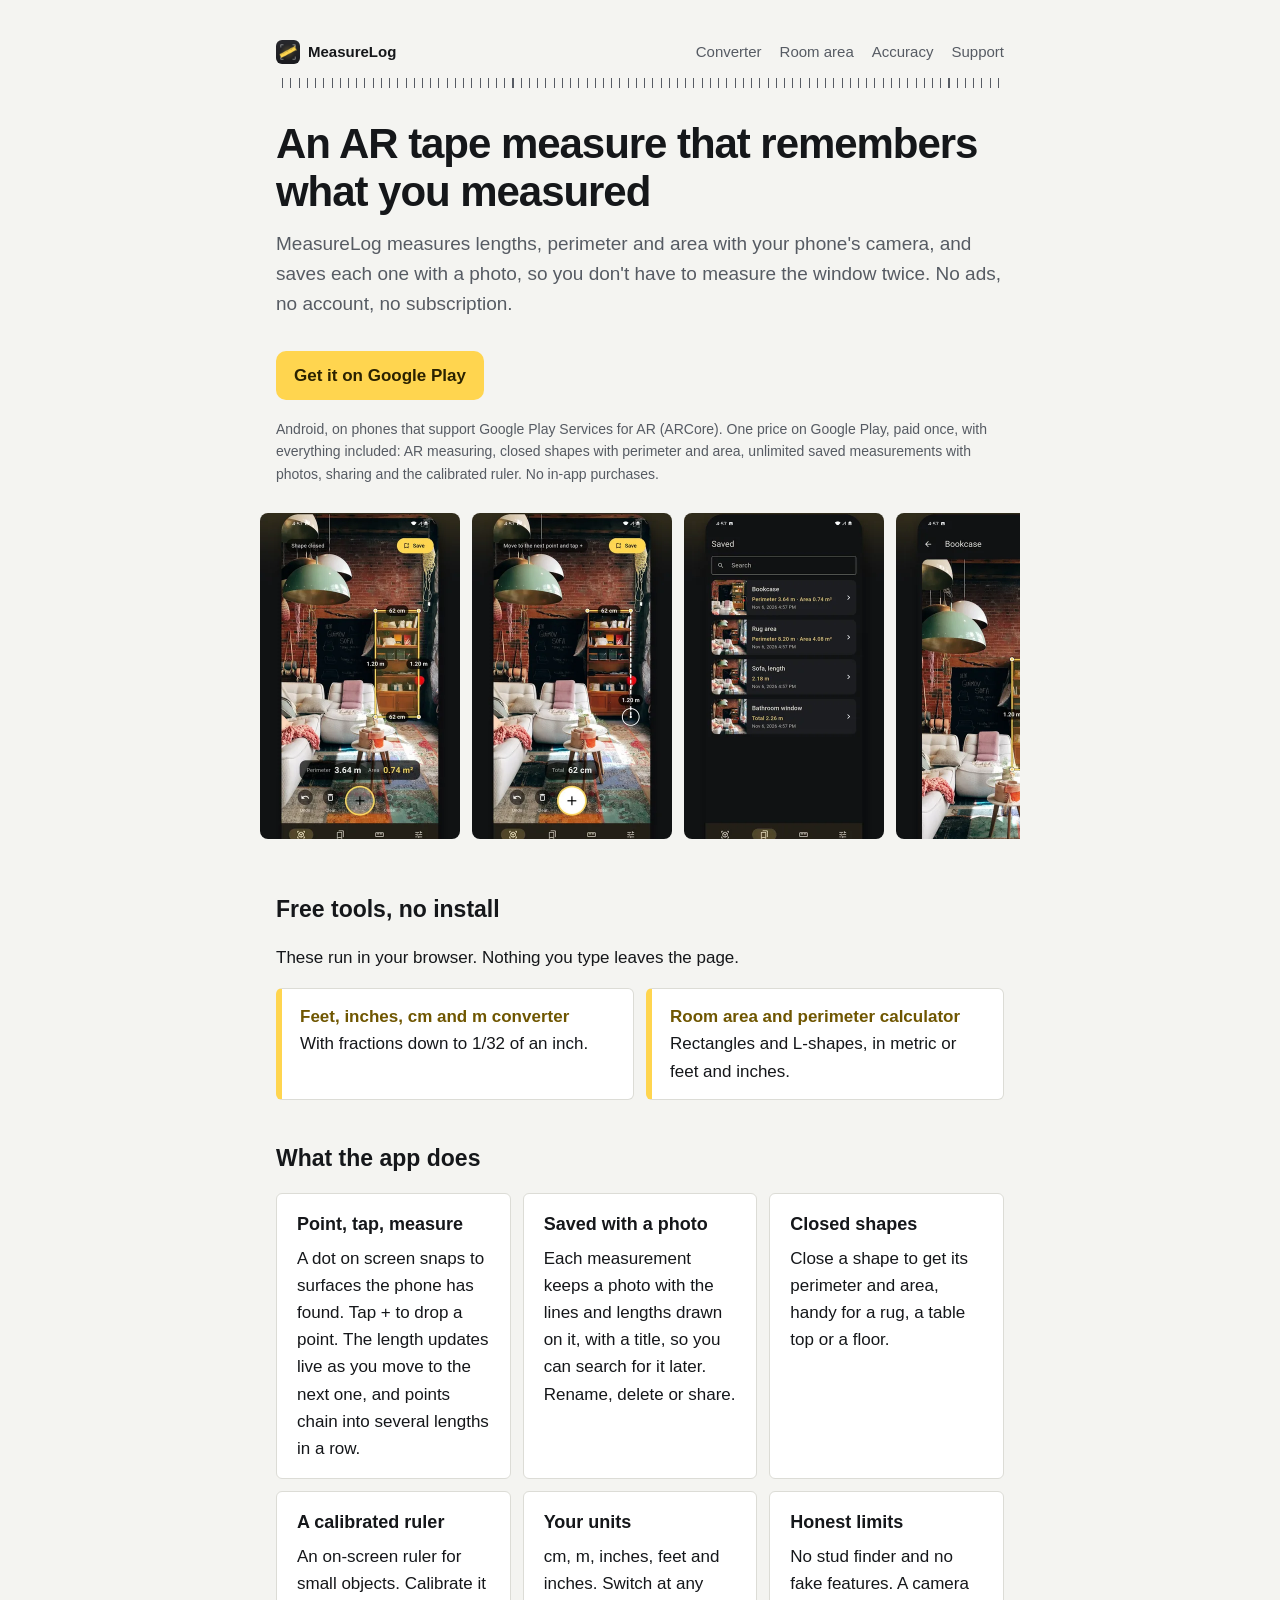
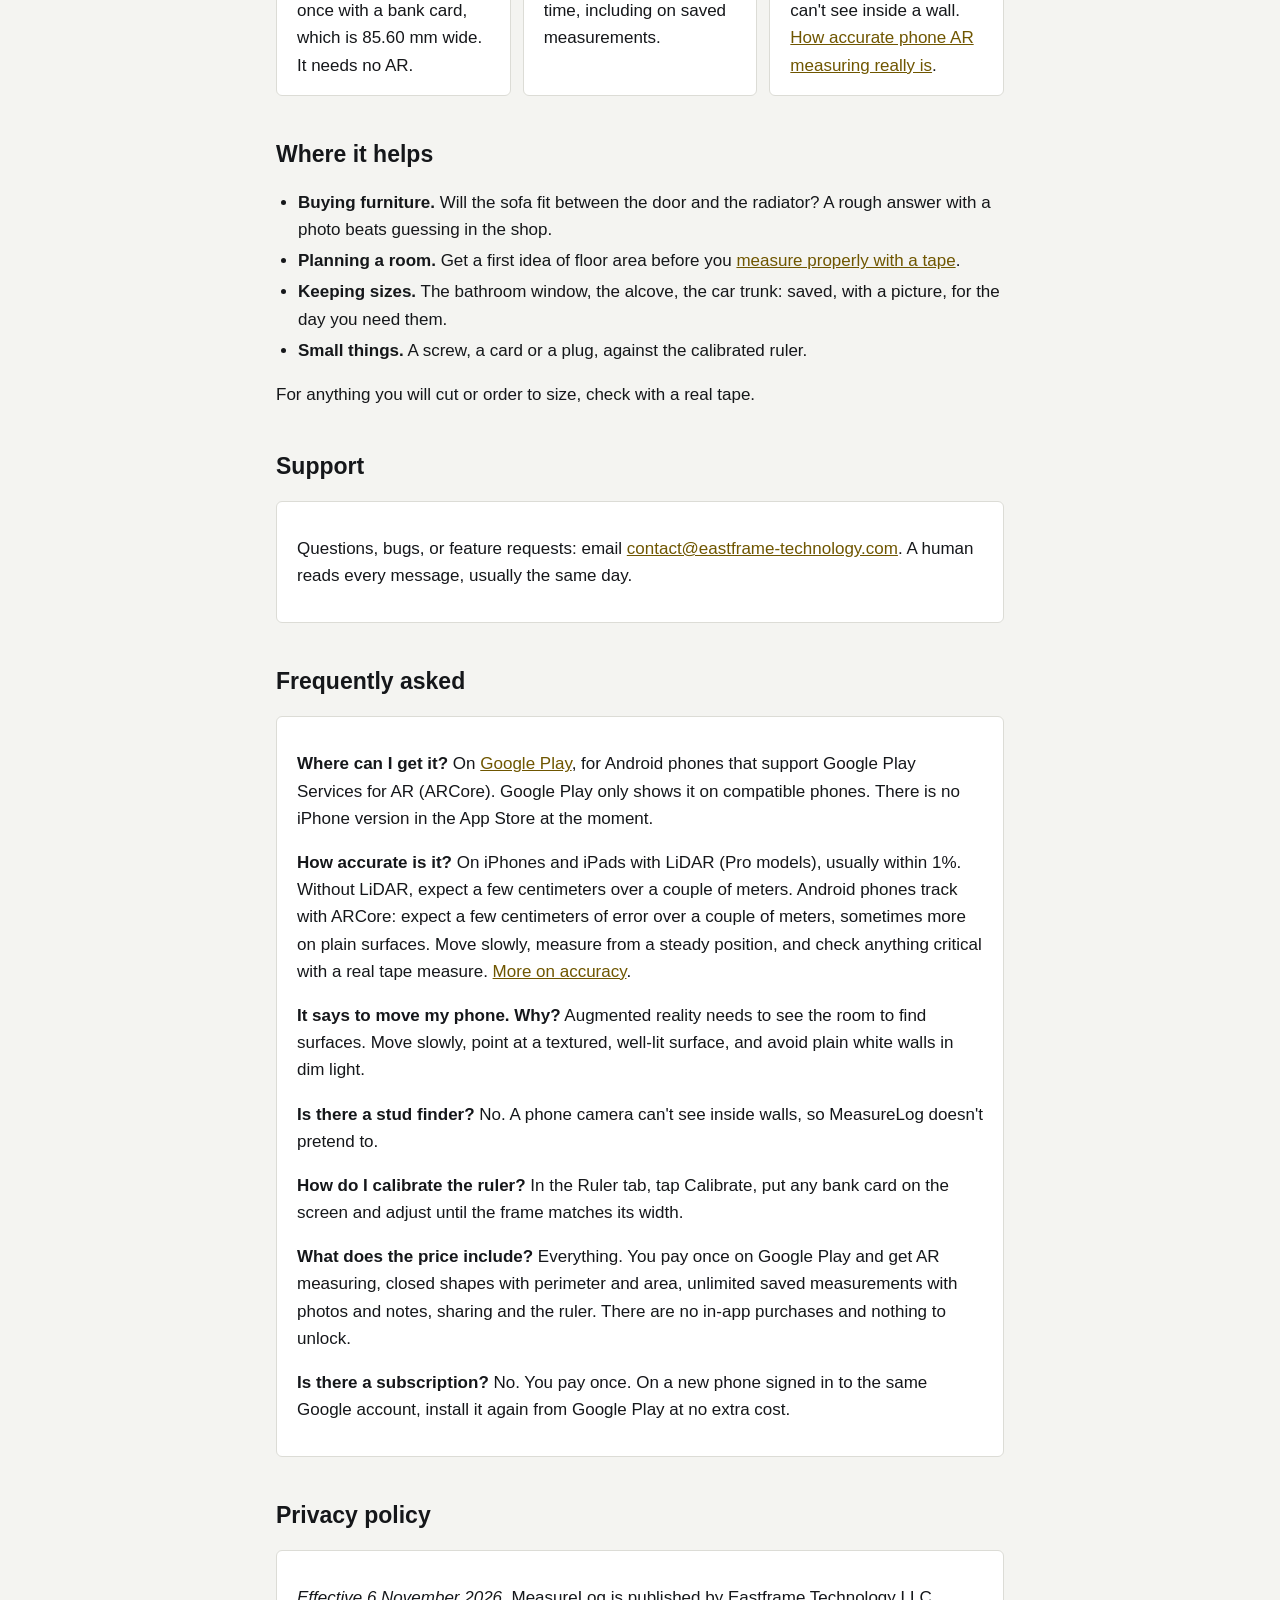
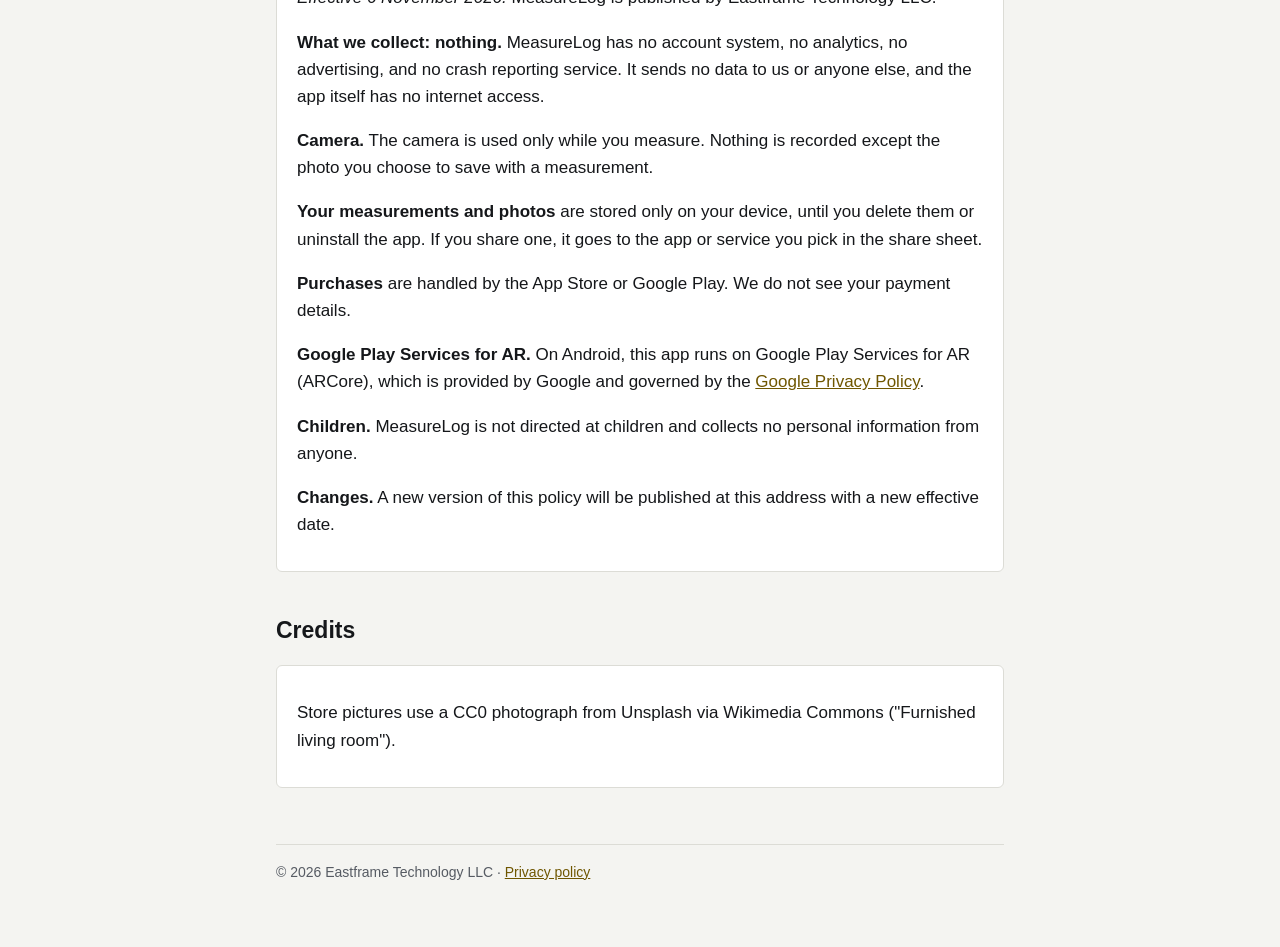
<file: index.html>
<!doctype html>
<html lang="en">
<head>
<meta charset="utf-8">
<meta name="viewport" content="width=device-width, initial-scale=1">
<title>MeasureLog: AR tape measure app for Android, no ads, no subscription</title>
<meta name="description" content="MeasureLog is an AR tape measure for Android: lengths, perimeter and area with your camera, each saved with a photo. No ads, no subscription. One price, paid once, everything included.">
<link rel="canonical" href="https://eastframe-technology.github.io/measurelog-support/">
<meta property="og:type" content="website">
<meta property="og:title" content="MeasureLog: an AR tape measure that remembers">
<meta property="og:description" content="MeasureLog is an AR tape measure for Android: lengths, perimeter and area with your camera, each saved with a photo. No ads, no subscription. One price, paid once, everything included.">
<meta property="og:image" content="https://eastframe-technology.github.io/measurelog-support/img/og.jpg">
<meta property="og:url" content="https://eastframe-technology.github.io/measurelog-support/">
<meta name="twitter:card" content="summary_large_image">
<link rel="icon" href="icon.png">
<link rel="stylesheet" href="style.css">
<script type="application/ld+json">
{"@context":"https://schema.org","@type":"MobileApplication","name":"MeasureLog: AR Tape Measure","operatingSystem":"Android","applicationCategory":"UtilitiesApplication","description":"AR tape measure: lengths, perimeter and area with your camera, saved with a photo. No ads, no subscription, no account.","downloadUrl":"https://play.google.com/store/apps/details?id=com.eastframe.measurelog","installUrl":"https://play.google.com/store/apps/details?id=com.eastframe.measurelog","offers":{"@type":"Offer","price":"2.99","priceCurrency":"USD"},"image":"https://eastframe-technology.github.io/measurelog-support/img/og.jpg","publisher":{"@type":"Organization","name":"Eastframe Technology LLC"}}
</script>
</head>
<body>
<main>
  <nav><a class="home" href="./"><img src="icon.png" alt="">MeasureLog</a><a href="tools/length-converter.html">Converter</a><a href="tools/room-calculator.html">Room area</a><a href="guides/phone-ar-accuracy.html">Accuracy</a><a href="./#support">Support</a></nav>
  <h1>An AR tape measure that remembers what you measured</h1>
  <p class="lead">MeasureLog measures lengths, perimeter and area with your phone's camera, and saves each one with a photo, so you don't have to measure the window twice. No ads, no account, no subscription.</p>
  <!-- PLAY_CTA --><a class="soon" href="https://play.google.com/store/apps/details?id=com.eastframe.measurelog">Get it on Google Play</a><!-- /PLAY_CTA -->
  <p class="note">Android, on phones that support Google Play Services for AR (ARCore). One price on Google Play, paid once, with everything included: AR measuring, closed shapes with perimeter and area, unlimited saved measurements with photos, sharing and the calibrated ruler. No in-app purchases.</p>

  <div class="shots" aria-label="Screenshots">
    <img src="img/shot-1.webp" width="200" height="326" alt="MeasureLog measuring a bookcase as a closed shape, showing a perimeter of 3.64 m and an area of 0.74 m²">
    <img src="img/shot-2.webp" width="200" height="326" alt="A live measurement in progress, with a total of 62 cm so far" loading="lazy">
    <img src="img/shot-3.webp" width="200" height="326" alt="List of saved measurements with photos, lengths and areas" loading="lazy">
    <img src="img/shot-4.webp" width="200" height="326" alt="A saved bookcase measurement with its photo and lengths" loading="lazy">
    <img src="img/shot-5.webp" width="200" height="326" alt="On-screen ruler reading 4.8 cm, with a Calibrate button" loading="lazy">
  </div>
  
  <h2 id="tools">Free tools, no install</h2>
  <p>These run in your browser. Nothing you type leaves the page.</p>
  <div class="tools">
    <a href="tools/length-converter.html"><strong>Feet, inches, cm and m converter</strong>With fractions down to 1/32 of an inch.</a>
    <a href="tools/room-calculator.html"><strong>Room area and perimeter calculator</strong>Rectangles and L-shapes, in metric or feet and inches.</a>
  </div>

  <h2>What the app does</h2>
  <div class="grid">
    <div class="card"><h3>Point, tap, measure</h3>A dot on screen snaps to surfaces the phone has found. Tap + to drop a point. The length updates live as you move to the next one, and points chain into several lengths in a row.</div>
    <div class="card"><h3>Saved with a photo</h3>Each measurement keeps a photo with the lines and lengths drawn on it, with a title, so you can search for it later. Rename, delete or share.</div>
    <div class="card"><h3>Closed shapes</h3>Close a shape to get its perimeter and area, handy for a rug, a table top or a floor.</div>
    <div class="card"><h3>A calibrated ruler</h3>An on-screen ruler for small objects. Calibrate it once with a bank card, which is 85.60 mm wide. It needs no AR.</div>
    <div class="card"><h3>Your units</h3>cm, m, inches, feet and inches. Switch at any time, including on saved measurements.</div>
    <div class="card"><h3>Honest limits</h3>No stud finder and no fake features. A camera can't see inside a wall. <a href="guides/phone-ar-accuracy.html">How accurate phone AR measuring really is</a>.</div>
  </div>

  <h2>Where it helps</h2>
  <ul>
    <li><strong>Buying furniture.</strong> Will the sofa fit between the door and the radiator? A rough answer with a photo beats guessing in the shop.</li>
    <li><strong>Planning a room.</strong> Get a first idea of floor area before you <a href="guides/measure-a-room.html">measure properly with a tape</a>.</li>
    <li><strong>Keeping sizes.</strong> The bathroom window, the alcove, the car trunk: saved, with a picture, for the day you need them.</li>
    <li><strong>Small things.</strong> A screw, a card or a plug, against the calibrated ruler.</li>
  </ul>
  <p>For anything you will cut or order to size, check with a real tape.</p>

  <h2 id="support">Support</h2>
  <div class="card">
    <p>Questions, bugs, or feature requests: email <a href="mailto:contact@eastframe-technology.com">contact@eastframe-technology.com</a>. A human reads every message, usually the same day.</p>
  </div>

  <h2>Frequently asked</h2>
  <div class="card faq">
    <p><strong>Where can I get it?</strong> On <a href="https://play.google.com/store/apps/details?id=com.eastframe.measurelog">Google Play</a>, for Android phones that support Google Play Services for AR (ARCore). Google Play only shows it on compatible phones. There is no iPhone version in the App Store at the moment.</p>
    <p><strong>How accurate is it?</strong> On iPhones and iPads with LiDAR (Pro models), usually within 1%. Without LiDAR, expect a few centimeters over a couple of meters. Android phones track with ARCore: expect a few centimeters of error over a couple of meters, sometimes more on plain surfaces. Move slowly, measure from a steady position, and check anything critical with a real tape measure. <a href="guides/phone-ar-accuracy.html">More on accuracy</a>.</p>
    <p><strong>It says to move my phone. Why?</strong> Augmented reality needs to see the room to find surfaces. Move slowly, point at a textured, well-lit surface, and avoid plain white walls in dim light.</p>
    <p><strong>Is there a stud finder?</strong> No. A phone camera can't see inside walls, so MeasureLog doesn't pretend to.</p>
    <p><strong>How do I calibrate the ruler?</strong> In the Ruler tab, tap Calibrate, put any bank card on the screen and adjust until the frame matches its width.</p>
    <p><strong>What does the price include?</strong> Everything. You pay once on Google Play and get AR measuring, closed shapes with perimeter and area, unlimited saved measurements with photos and notes, sharing and the ruler. There are no in-app purchases and nothing to unlock.</p>
    <p><strong>Is there a subscription?</strong> No. You pay once. On a new phone signed in to the same Google account, install it again from Google Play at no extra cost.</p>
  </div>

  <h2 id="privacy">Privacy policy</h2>
  <div class="card">
    <p><em>Effective 6 November 2026.</em> MeasureLog is published by Eastframe Technology LLC.</p>
    <p><strong>What we collect: nothing.</strong> MeasureLog has no account system, no analytics, no advertising, and no crash reporting service. It sends no data to us or anyone else, and the app itself has no internet access.</p>
    <p><strong>Camera.</strong> The camera is used only while you measure. Nothing is recorded except the photo you choose to save with a measurement.</p>
    <p><strong>Your measurements and photos</strong> are stored only on your device, until you delete them or uninstall the app. If you share one, it goes to the app or service you pick in the share sheet.</p>
    <p><strong>Purchases</strong> are handled by the App Store or Google Play. We do not see your payment details.</p>
    <p><strong>Google Play Services for AR.</strong> On Android, this app runs on Google Play Services for AR (ARCore), which is provided by Google and governed by the <a href="https://policies.google.com/privacy">Google Privacy Policy</a>.</p>
    <p><strong>Children.</strong> MeasureLog is not directed at children and collects no personal information from anyone.</p>
    <p><strong>Changes.</strong> A new version of this policy will be published at this address with a new effective date.</p>
  </div>

  <h2>Credits</h2>
  <div class="card"><p>Store pictures use a CC0 photograph from Unsplash via Wikimedia Commons ("Furnished living room").</p></div>

  <footer>© 2026 Eastframe Technology LLC · <a href="privacy.html">Privacy policy</a></footer>
</main>
</body>
</html>
</file>
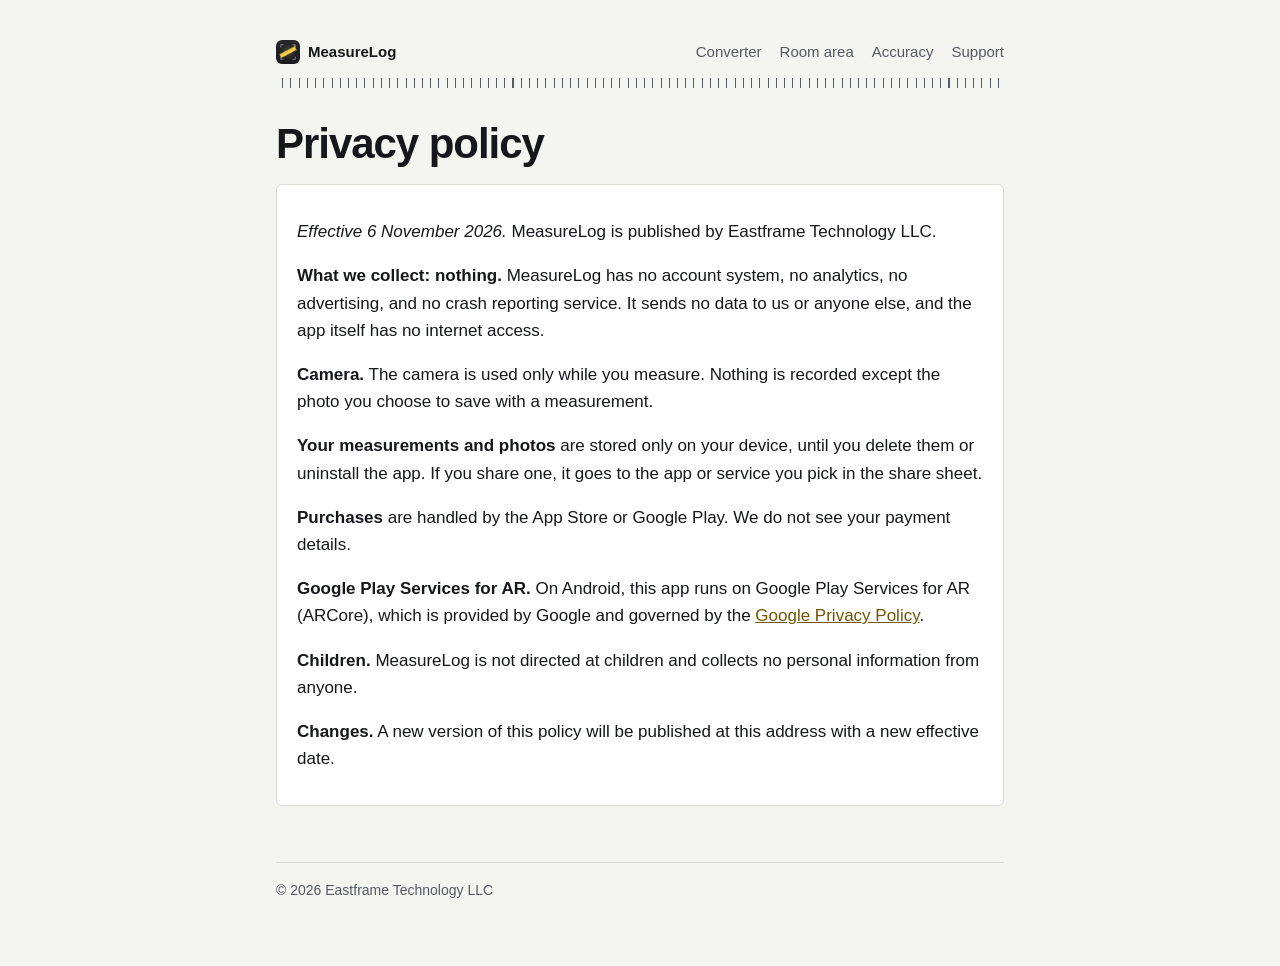
<file: privacy.html>
<!doctype html>
<html lang="en">
<head>
<meta charset="utf-8">
<meta name="viewport" content="width=device-width, initial-scale=1">
<title>MeasureLog privacy policy</title>
<meta name="description" content="Privacy policy for MeasureLog, the AR tape measure app. The app collects nothing.">
<link rel="canonical" href="https://eastframe-technology.github.io/measurelog-support/privacy.html">
<meta property="og:type" content="website">
<meta property="og:title" content="MeasureLog privacy policy">
<meta property="og:description" content="Privacy policy for MeasureLog, the AR tape measure app. The app collects nothing.">
<meta property="og:image" content="https://eastframe-technology.github.io/measurelog-support/img/og.jpg">
<meta property="og:url" content="https://eastframe-technology.github.io/measurelog-support/privacy.html">
<meta name="twitter:card" content="summary_large_image">
<link rel="icon" href="icon.png">
<link rel="stylesheet" href="style.css">
</head>
<body>
<main>
  <nav><a class="home" href="./"><img src="icon.png" alt="">MeasureLog</a><a href="tools/length-converter.html">Converter</a><a href="tools/room-calculator.html">Room area</a><a href="guides/phone-ar-accuracy.html">Accuracy</a><a href="./#support">Support</a></nav>
  <h1 id="privacy">Privacy policy</h1>
  <div class="card">
    <p><em>Effective 6 November 2026.</em> MeasureLog is published by Eastframe Technology LLC.</p>
    <p><strong>What we collect: nothing.</strong> MeasureLog has no account system, no analytics, no advertising, and no crash reporting service. It sends no data to us or anyone else, and the app itself has no internet access.</p>
    <p><strong>Camera.</strong> The camera is used only while you measure. Nothing is recorded except the photo you choose to save with a measurement.</p>
    <p><strong>Your measurements and photos</strong> are stored only on your device, until you delete them or uninstall the app. If you share one, it goes to the app or service you pick in the share sheet.</p>
    <p><strong>Purchases</strong> are handled by the App Store or Google Play. We do not see your payment details.</p>
    <p><strong>Google Play Services for AR.</strong> On Android, this app runs on Google Play Services for AR (ARCore), which is provided by Google and governed by the <a href="https://policies.google.com/privacy">Google Privacy Policy</a>.</p>
    <p><strong>Children.</strong> MeasureLog is not directed at children and collects no personal information from anyone.</p>
    <p><strong>Changes.</strong> A new version of this policy will be published at this address with a new effective date.</p>
  </div>

  <footer>© 2026 Eastframe Technology LLC</footer>
</main>
</body>
</html>
</file>
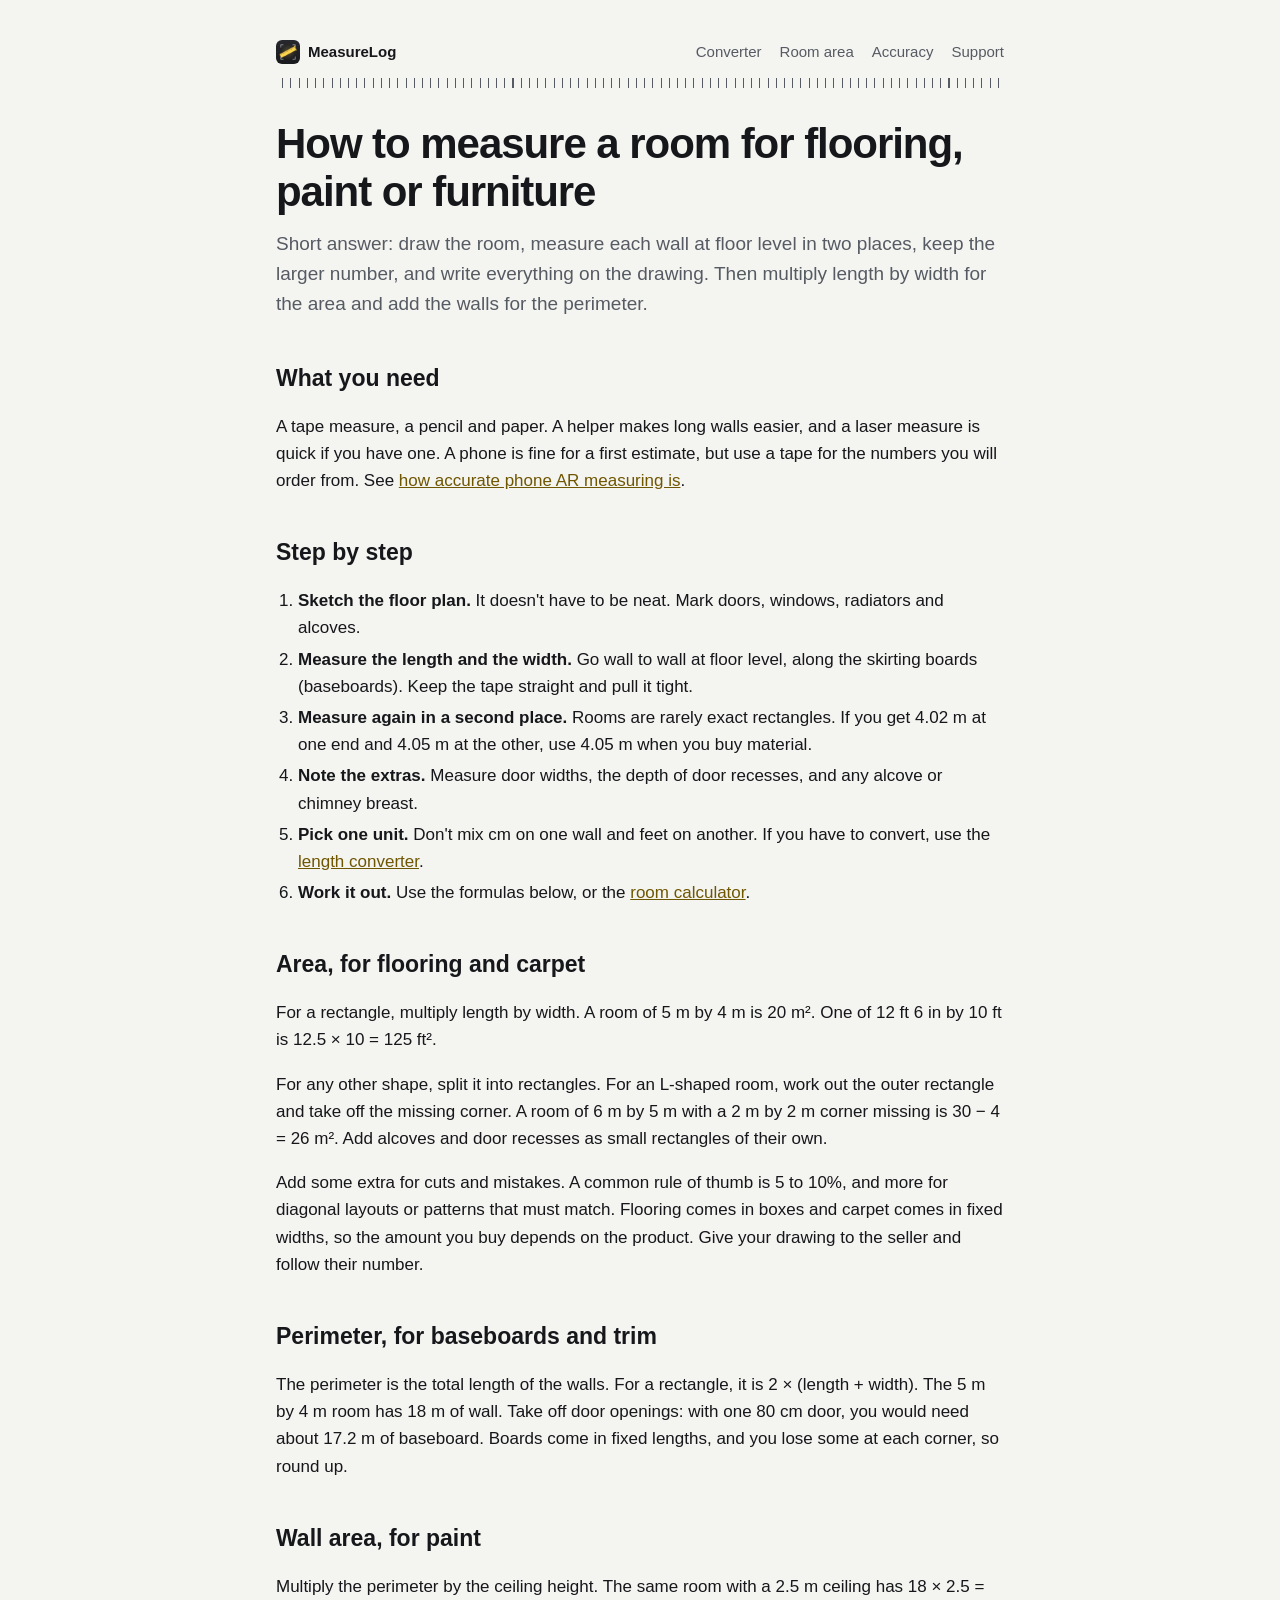
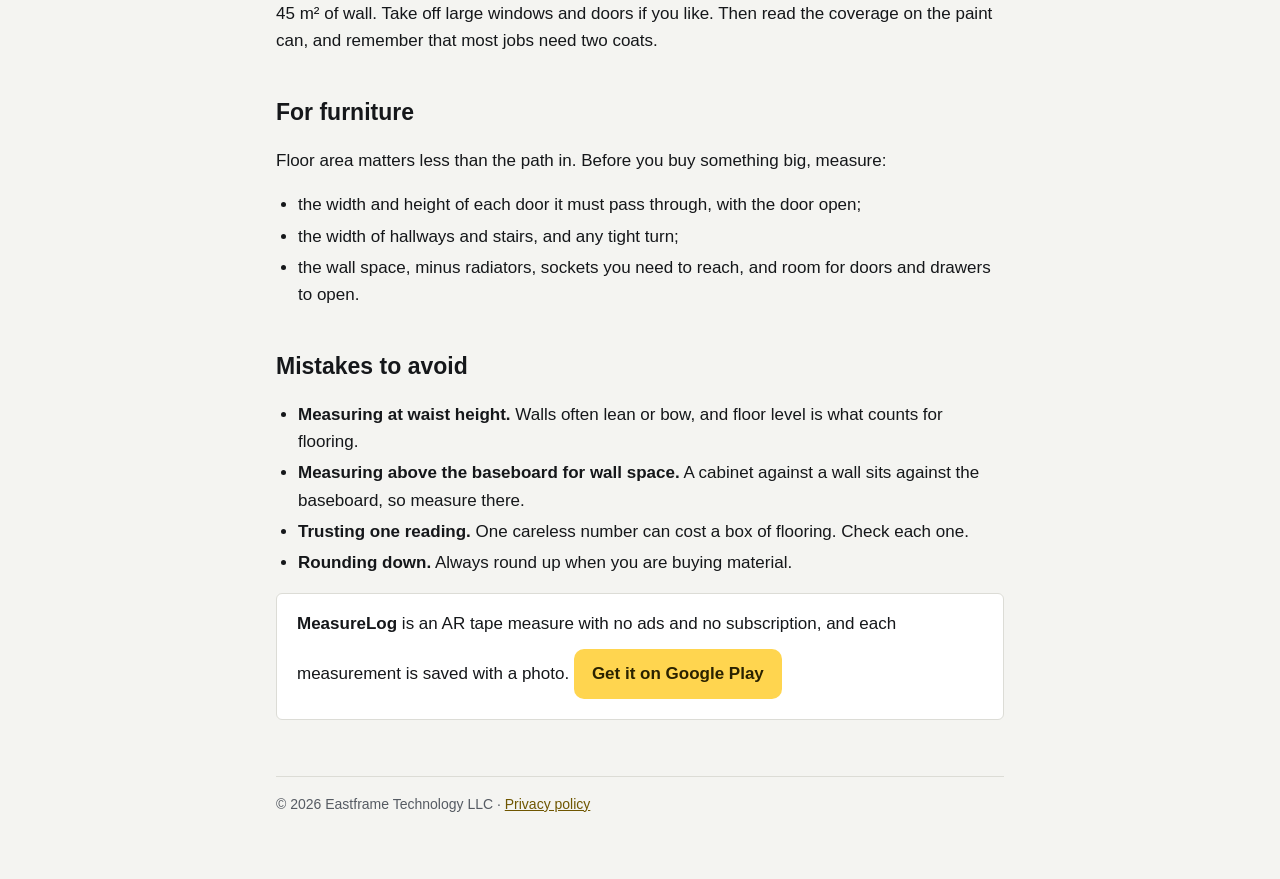
<file: guides/measure-a-room.html>
<!doctype html>
<html lang="en">
<head>
<meta charset="utf-8">
<meta name="viewport" content="width=device-width, initial-scale=1">
<title>How to measure a room for flooring, paint or furniture</title>
<meta name="description" content="How to measure a room with a tape for flooring, paint or furniture. Where to measure, how to handle odd shapes, and how to work out area, perimeter and waste.">
<link rel="canonical" href="https://eastframe-technology.github.io/measurelog-support/guides/measure-a-room.html">
<meta property="og:type" content="article">
<meta property="og:title" content="How to measure a room for flooring, paint or furniture">
<meta property="og:description" content="How to measure a room with a tape for flooring, paint or furniture. Where to measure, how to handle odd shapes, and how to work out area, perimeter and waste.">
<meta property="og:image" content="https://eastframe-technology.github.io/measurelog-support/img/og.jpg">
<meta property="og:url" content="https://eastframe-technology.github.io/measurelog-support/guides/measure-a-room.html">
<meta name="twitter:card" content="summary_large_image">
<link rel="icon" href="../icon.png">
<link rel="stylesheet" href="../style.css">
<script type="application/ld+json">
{"@context":"https://schema.org","@type":"Article","headline":"How to measure a room for flooring, paint or furniture","description":"How to measure a room with a tape for flooring, paint or furniture. Where to measure, how to handle odd shapes, and how to work out area, perimeter and waste.","datePublished":"2026-11-06","author":{"@type":"Organization","name":"Eastframe Technology LLC"},"publisher":{"@type":"Organization","name":"Eastframe Technology LLC"},"image":"https://eastframe-technology.github.io/measurelog-support/img/og.jpg"}
</script>
</head>
<body>
<main>
  <nav><a class="home" href="../"><img src="../icon.png" alt="">MeasureLog</a><a href="../tools/length-converter.html">Converter</a><a href="../tools/room-calculator.html">Room area</a><a href="../guides/phone-ar-accuracy.html">Accuracy</a><a href="../#support">Support</a></nav>
  <h1>How to measure a room for flooring, paint or furniture</h1>
  <p class="lead">Short answer: draw the room, measure each wall at floor level in two places, keep the larger number, and write everything on the drawing. Then multiply length by width for the area and add the walls for the perimeter.</p>

  <h2>What you need</h2>
  <p>A tape measure, a pencil and paper. A helper makes long walls easier, and a laser measure is quick if you have one. A phone is fine for a first estimate, but use a tape for the numbers you will order from. See <a href="phone-ar-accuracy.html">how accurate phone AR measuring is</a>.</p>

  <h2>Step by step</h2>
  <ol>
    <li><strong>Sketch the floor plan.</strong> It doesn't have to be neat. Mark doors, windows, radiators and alcoves.</li>
    <li><strong>Measure the length and the width.</strong> Go wall to wall at floor level, along the skirting boards (baseboards). Keep the tape straight and pull it tight.</li>
    <li><strong>Measure again in a second place.</strong> Rooms are rarely exact rectangles. If you get 4.02 m at one end and 4.05 m at the other, use 4.05 m when you buy material.</li>
    <li><strong>Note the extras.</strong> Measure door widths, the depth of door recesses, and any alcove or chimney breast.</li>
    <li><strong>Pick one unit.</strong> Don't mix cm on one wall and feet on another. If you have to convert, use the <a href="../tools/length-converter.html">length converter</a>.</li>
    <li><strong>Work it out.</strong> Use the formulas below, or the <a href="../tools/room-calculator.html">room calculator</a>.</li>
  </ol>

  <h2>Area, for flooring and carpet</h2>
  <p>For a rectangle, multiply length by width. A room of 5 m by 4 m is 20 m². One of 12 ft 6 in by 10 ft is 12.5 × 10 = 125 ft².</p>
  <p>For any other shape, split it into rectangles. For an L-shaped room, work out the outer rectangle and take off the missing corner. A room of 6 m by 5 m with a 2 m by 2 m corner missing is 30 − 4 = 26 m². Add alcoves and door recesses as small rectangles of their own.</p>
  <p>Add some extra for cuts and mistakes. A common rule of thumb is 5 to 10%, and more for diagonal layouts or patterns that must match. Flooring comes in boxes and carpet comes in fixed widths, so the amount you buy depends on the product. Give your drawing to the seller and follow their number.</p>

  <h2>Perimeter, for baseboards and trim</h2>
  <p>The perimeter is the total length of the walls. For a rectangle, it is 2 × (length + width). The 5 m by 4 m room has 18 m of wall. Take off door openings: with one 80 cm door, you would need about 17.2 m of baseboard. Boards come in fixed lengths, and you lose some at each corner, so round up.</p>

  <h2>Wall area, for paint</h2>
  <p>Multiply the perimeter by the ceiling height. The same room with a 2.5 m ceiling has 18 × 2.5 = 45 m² of wall. Take off large windows and doors if you like. Then read the coverage on the paint can, and remember that most jobs need two coats.</p>

  <h2>For furniture</h2>
  <p>Floor area matters less than the path in. Before you buy something big, measure:</p>
  <ul>
    <li>the width and height of each door it must pass through, with the door open;</li>
    <li>the width of hallways and stairs, and any tight turn;</li>
    <li>the wall space, minus radiators, sockets you need to reach, and room for doors and drawers to open.</li>
  </ul>

  <h2>Mistakes to avoid</h2>
  <ul>
    <li><strong>Measuring at waist height.</strong> Walls often lean or bow, and floor level is what counts for flooring.</li>
    <li><strong>Measuring above the baseboard for wall space.</strong> A cabinet against a wall sits against the baseboard, so measure there.</li>
    <li><strong>Trusting one reading.</strong> One careless number can cost a box of flooring. Check each one.</li>
    <li><strong>Rounding down.</strong> Always round up when you are buying material.</li>
  </ul>

  <div class="card"><strong>MeasureLog</strong> is an AR tape measure with no ads and no subscription, and each measurement is saved with a photo.
  <!-- PLAY_CTA --><a class="soon" href="https://play.google.com/store/apps/details?id=com.eastframe.measurelog">Get it on Google Play</a><!-- /PLAY_CTA --></div>

  <footer>© 2026 Eastframe Technology LLC · <a href="../privacy.html">Privacy policy</a></footer>
</main>
</body>
</html>
</file>
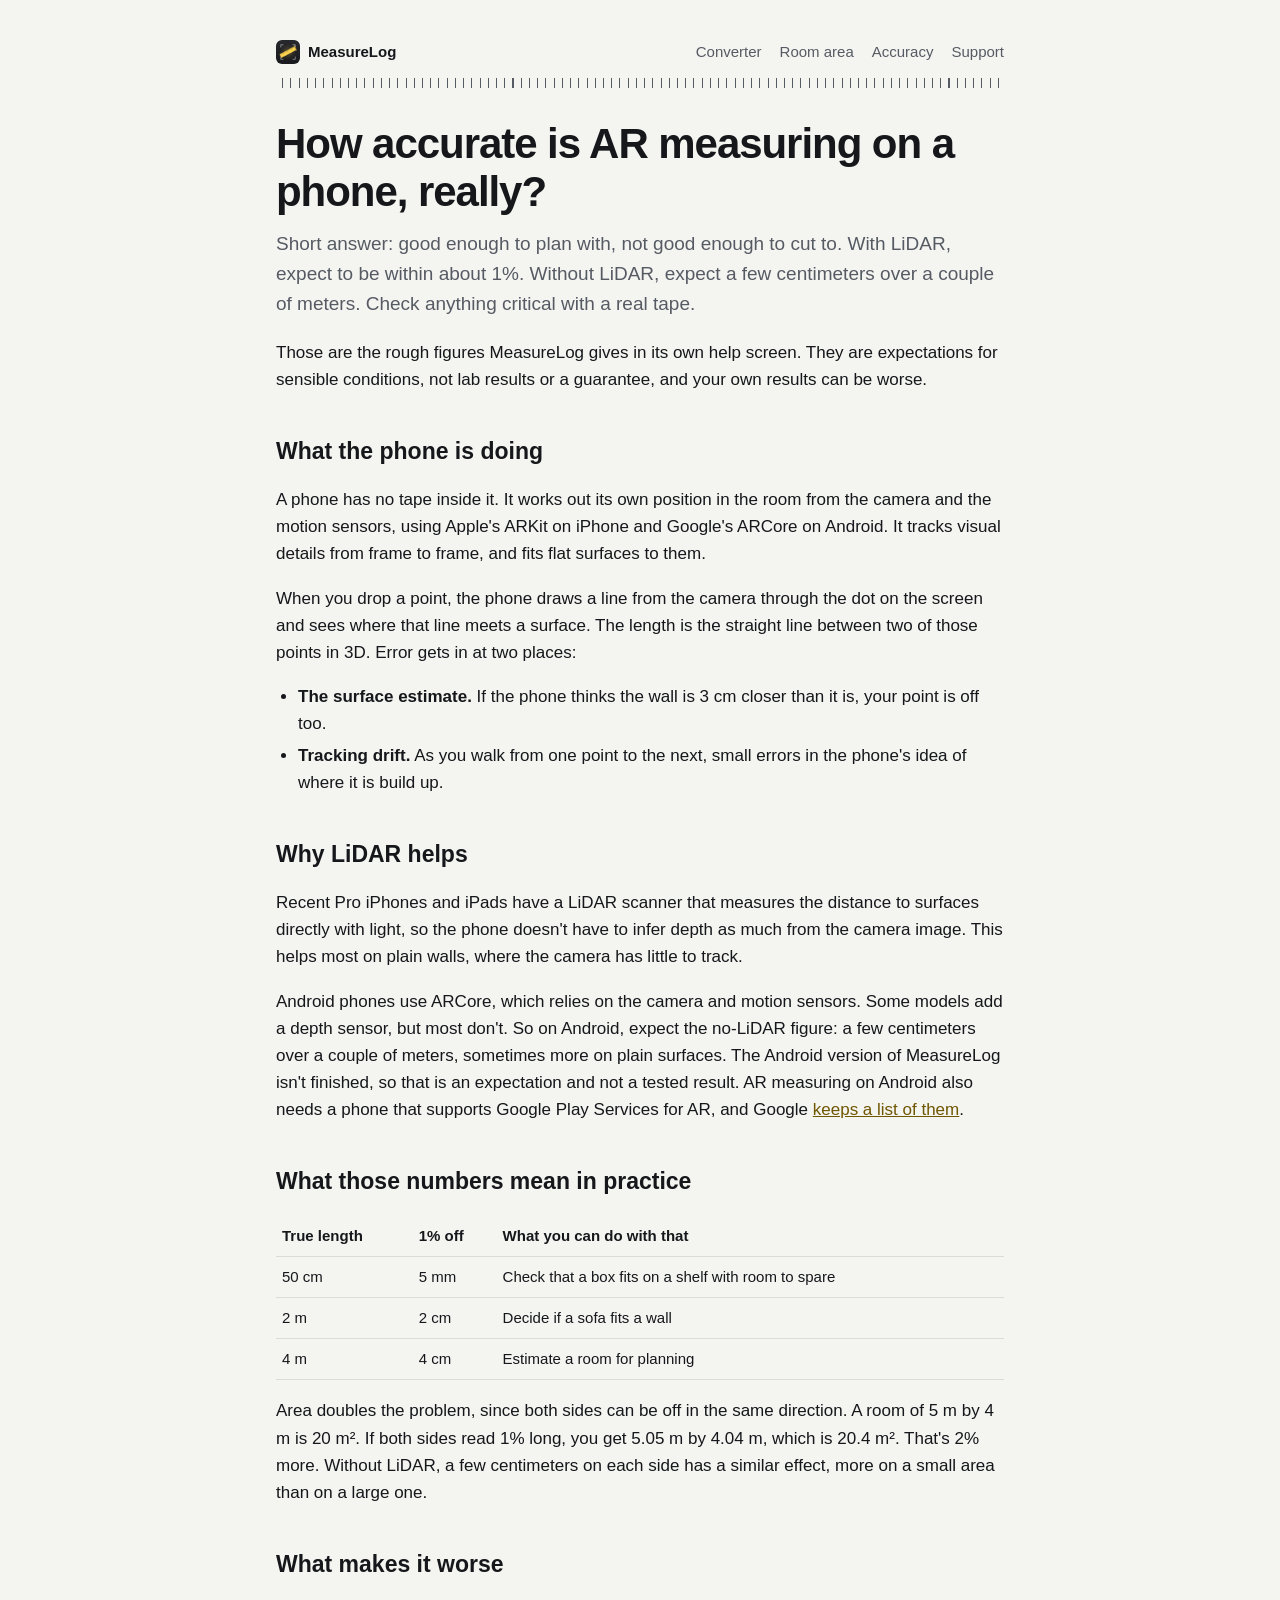
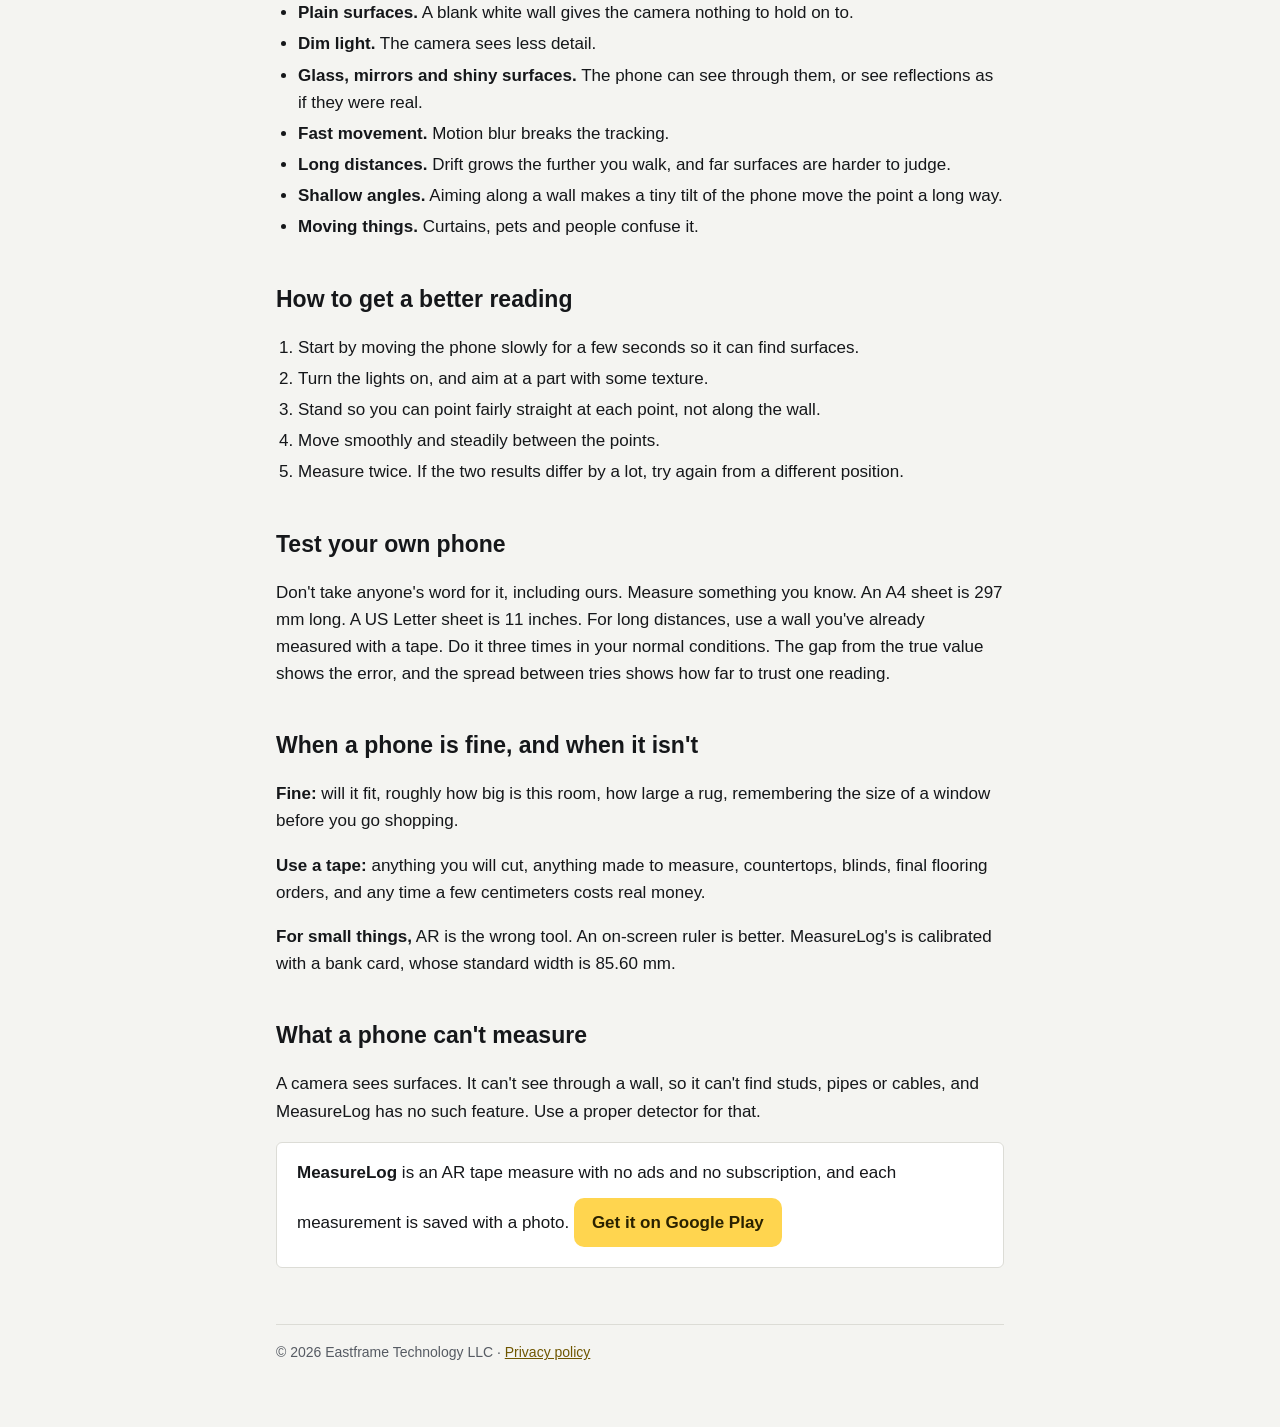
<file: guides/phone-ar-accuracy.html>
<!doctype html>
<html lang="en">
<head>
<meta charset="utf-8">
<meta name="viewport" content="width=device-width, initial-scale=1">
<title>How accurate is AR measuring on a phone? LiDAR, ARKit and ARCore</title>
<meta name="description" content="What to expect from AR measuring on a phone. Why LiDAR helps, what makes readings worse, how to test your own phone, and when to use a real tape instead.">
<link rel="canonical" href="https://eastframe-technology.github.io/measurelog-support/guides/phone-ar-accuracy.html">
<meta property="og:type" content="article">
<meta property="og:title" content="How accurate is AR measuring on a phone, really?">
<meta property="og:description" content="What to expect from AR measuring on a phone. Why LiDAR helps, what makes readings worse, how to test your own phone, and when to use a real tape instead.">
<meta property="og:image" content="https://eastframe-technology.github.io/measurelog-support/img/og.jpg">
<meta property="og:url" content="https://eastframe-technology.github.io/measurelog-support/guides/phone-ar-accuracy.html">
<meta name="twitter:card" content="summary_large_image">
<link rel="icon" href="../icon.png">
<link rel="stylesheet" href="../style.css">
<script type="application/ld+json">
{"@context":"https://schema.org","@type":"Article","headline":"How accurate is AR measuring on a phone, really?","description":"What to expect from AR measuring on a phone. Why LiDAR helps, what makes readings worse, how to test your own phone, and when to use a real tape instead.","datePublished":"2026-11-06","author":{"@type":"Organization","name":"Eastframe Technology LLC"},"publisher":{"@type":"Organization","name":"Eastframe Technology LLC"},"image":"https://eastframe-technology.github.io/measurelog-support/img/og.jpg"}
</script>
</head>
<body>
<main>
  <nav><a class="home" href="../"><img src="../icon.png" alt="">MeasureLog</a><a href="../tools/length-converter.html">Converter</a><a href="../tools/room-calculator.html">Room area</a><a href="../guides/phone-ar-accuracy.html">Accuracy</a><a href="../#support">Support</a></nav>
  <h1>How accurate is AR measuring on a phone, really?</h1>
  <p class="lead">Short answer: good enough to plan with, not good enough to cut to. With LiDAR, expect to be within about 1%. Without LiDAR, expect a few centimeters over a couple of meters. Check anything critical with a real tape.</p>
  <p>Those are the rough figures MeasureLog gives in its own help screen. They are expectations for sensible conditions, not lab results or a guarantee, and your own results can be worse.</p>

  <h2>What the phone is doing</h2>
  <p>A phone has no tape inside it. It works out its own position in the room from the camera and the motion sensors, using Apple's ARKit on iPhone and Google's ARCore on Android. It tracks visual details from frame to frame, and fits flat surfaces to them.</p>
  <p>When you drop a point, the phone draws a line from the camera through the dot on the screen and sees where that line meets a surface. The length is the straight line between two of those points in 3D. Error gets in at two places:</p>
  <ul>
    <li><strong>The surface estimate.</strong> If the phone thinks the wall is 3 cm closer than it is, your point is off too.</li>
    <li><strong>Tracking drift.</strong> As you walk from one point to the next, small errors in the phone's idea of where it is build up.</li>
  </ul>

  <h2>Why LiDAR helps</h2>
  <p>Recent Pro iPhones and iPads have a LiDAR scanner that measures the distance to surfaces directly with light, so the phone doesn't have to infer depth as much from the camera image. This helps most on plain walls, where the camera has little to track.</p>
  <p>Android phones use ARCore, which relies on the camera and motion sensors. Some models add a depth sensor, but most don't. So on Android, expect the no-LiDAR figure: a few centimeters over a couple of meters, sometimes more on plain surfaces. The Android version of MeasureLog isn't finished, so that is an expectation and not a tested result. AR measuring on Android also needs a phone that supports Google Play Services for AR, and Google <a href="https://developers.google.com/ar/devices">keeps a list of them</a>.</p>

  <h2>What those numbers mean in practice</h2>
  <div class="tablewrap"><table>
    <tr><th>True length</th><th>1% off</th><th>What you can do with that</th></tr>
    <tr><td>50 cm</td><td>5 mm</td><td>Check that a box fits on a shelf with room to spare</td></tr>
    <tr><td>2 m</td><td>2 cm</td><td>Decide if a sofa fits a wall</td></tr>
    <tr><td>4 m</td><td>4 cm</td><td>Estimate a room for planning</td></tr>
  </table></div>
  <p>Area doubles the problem, since both sides can be off in the same direction. A room of 5 m by 4 m is 20 m². If both sides read 1% long, you get 5.05 m by 4.04 m, which is 20.4 m². That's 2% more. Without LiDAR, a few centimeters on each side has a similar effect, more on a small area than on a large one.</p>

  <h2>What makes it worse</h2>
  <ul>
    <li><strong>Plain surfaces.</strong> A blank white wall gives the camera nothing to hold on to.</li>
    <li><strong>Dim light.</strong> The camera sees less detail.</li>
    <li><strong>Glass, mirrors and shiny surfaces.</strong> The phone can see through them, or see reflections as if they were real.</li>
    <li><strong>Fast movement.</strong> Motion blur breaks the tracking.</li>
    <li><strong>Long distances.</strong> Drift grows the further you walk, and far surfaces are harder to judge.</li>
    <li><strong>Shallow angles.</strong> Aiming along a wall makes a tiny tilt of the phone move the point a long way.</li>
    <li><strong>Moving things.</strong> Curtains, pets and people confuse it.</li>
  </ul>

  <h2>How to get a better reading</h2>
  <ol>
    <li>Start by moving the phone slowly for a few seconds so it can find surfaces.</li>
    <li>Turn the lights on, and aim at a part with some texture.</li>
    <li>Stand so you can point fairly straight at each point, not along the wall.</li>
    <li>Move smoothly and steadily between the points.</li>
    <li>Measure twice. If the two results differ by a lot, try again from a different position.</li>
  </ol>

  <h2>Test your own phone</h2>
  <p>Don't take anyone's word for it, including ours. Measure something you know. An A4 sheet is 297 mm long. A US Letter sheet is 11 inches. For long distances, use a wall you've already measured with a tape. Do it three times in your normal conditions. The gap from the true value shows the error, and the spread between tries shows how far to trust one reading.</p>

  <h2>When a phone is fine, and when it isn't</h2>
  <p><strong>Fine:</strong> will it fit, roughly how big is this room, how large a rug, remembering the size of a window before you go shopping.</p>
  <p><strong>Use a tape:</strong> anything you will cut, anything made to measure, countertops, blinds, final flooring orders, and any time a few centimeters costs real money.</p>
  <p><strong>For small things,</strong> AR is the wrong tool. An on-screen ruler is better. MeasureLog's is calibrated with a bank card, whose standard width is 85.60 mm.</p>

  <h2>What a phone can't measure</h2>
  <p>A camera sees surfaces. It can't see through a wall, so it can't find studs, pipes or cables, and MeasureLog has no such feature. Use a proper detector for that.</p>

  <div class="card"><strong>MeasureLog</strong> is an AR tape measure with no ads and no subscription, and each measurement is saved with a photo.
  <!-- PLAY_CTA --><a class="soon" href="https://play.google.com/store/apps/details?id=com.eastframe.measurelog">Get it on Google Play</a><!-- /PLAY_CTA --></div>

  <footer>© 2026 Eastframe Technology LLC · <a href="../privacy.html">Privacy policy</a></footer>
</main>
</body>
</html>
</file>
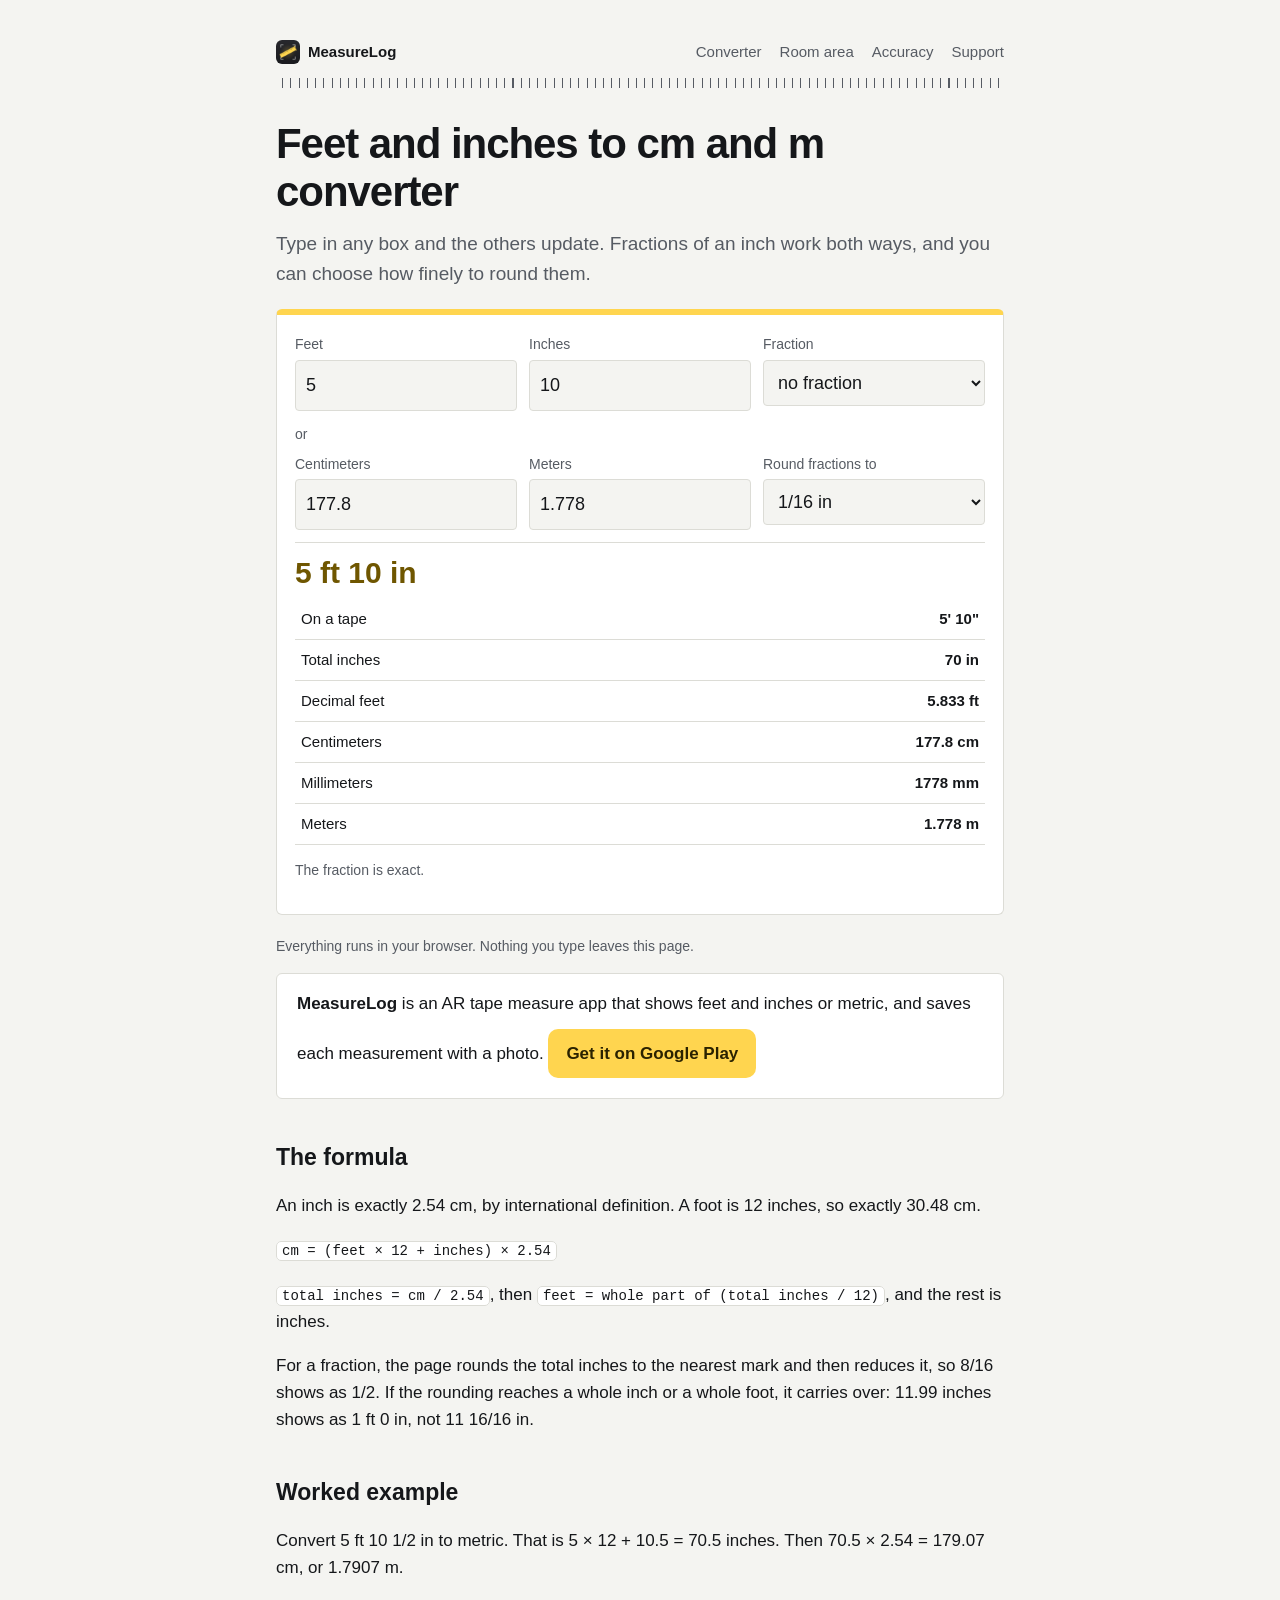
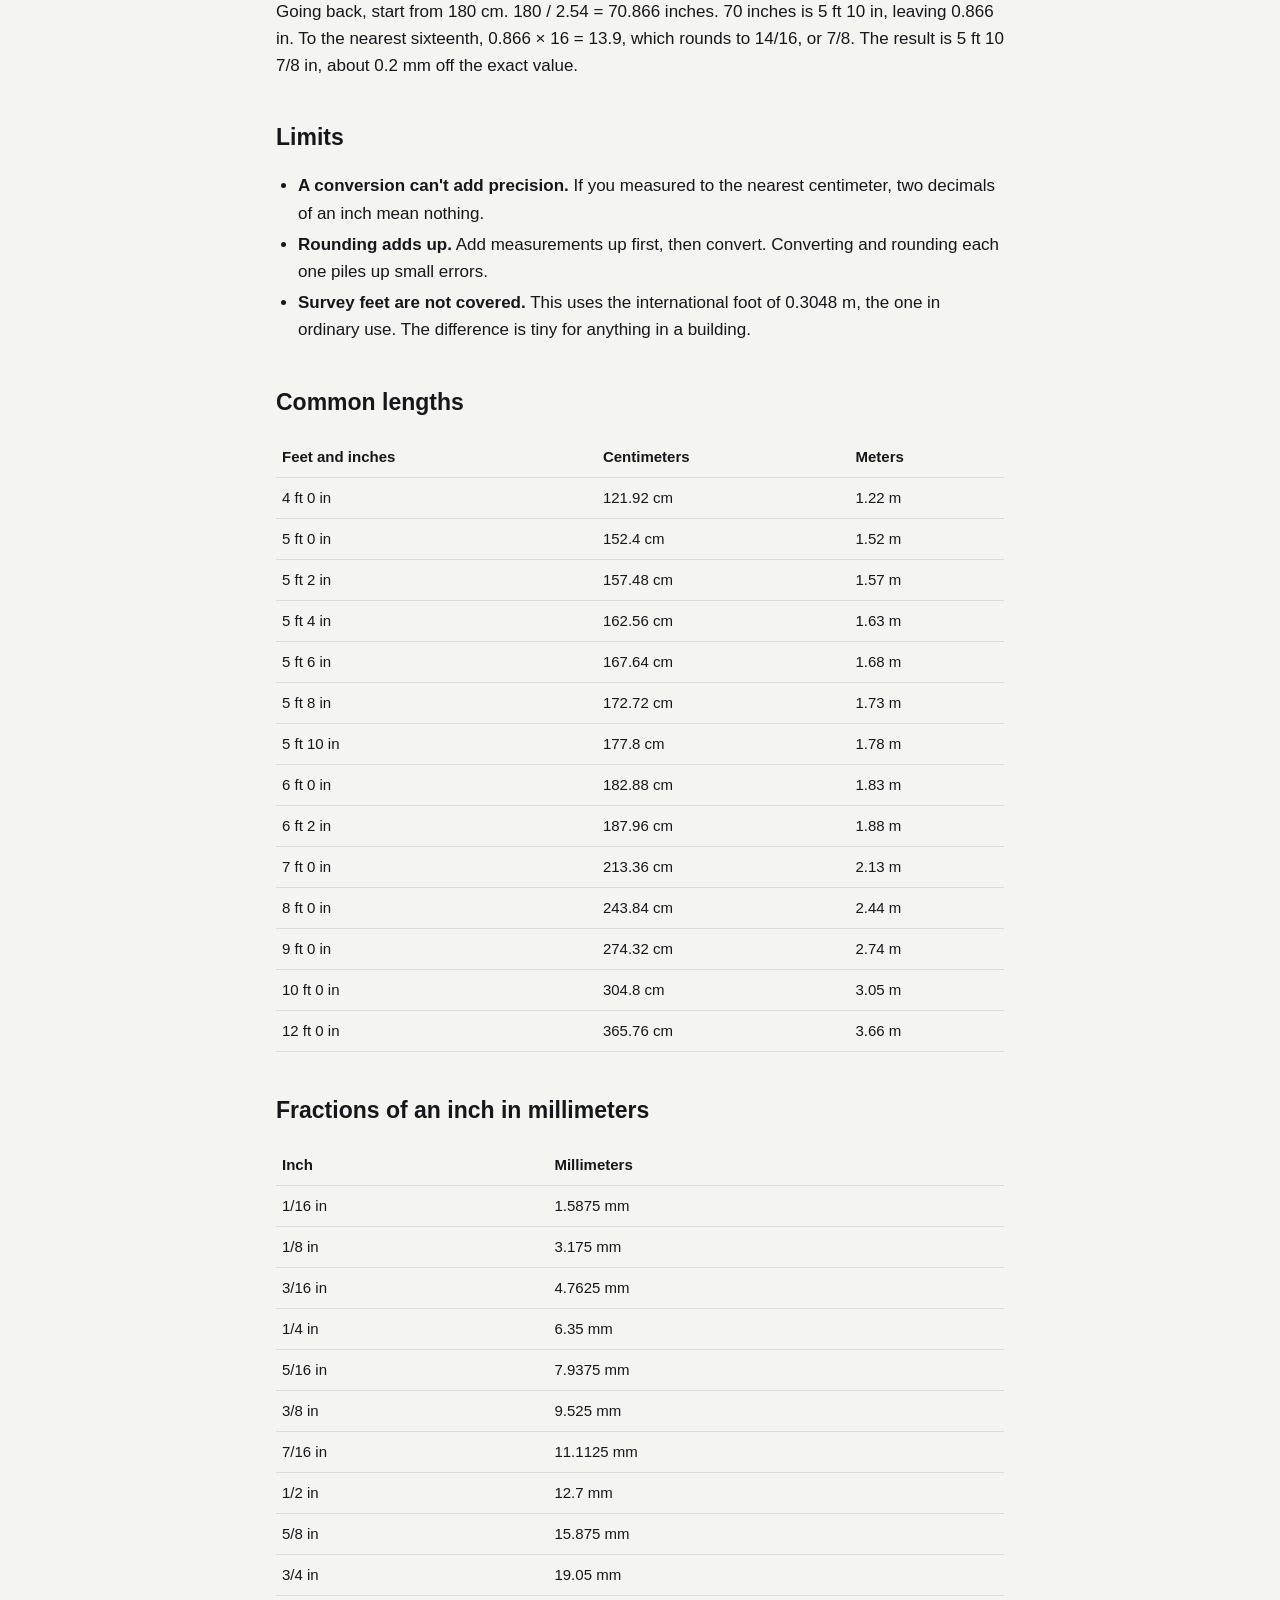
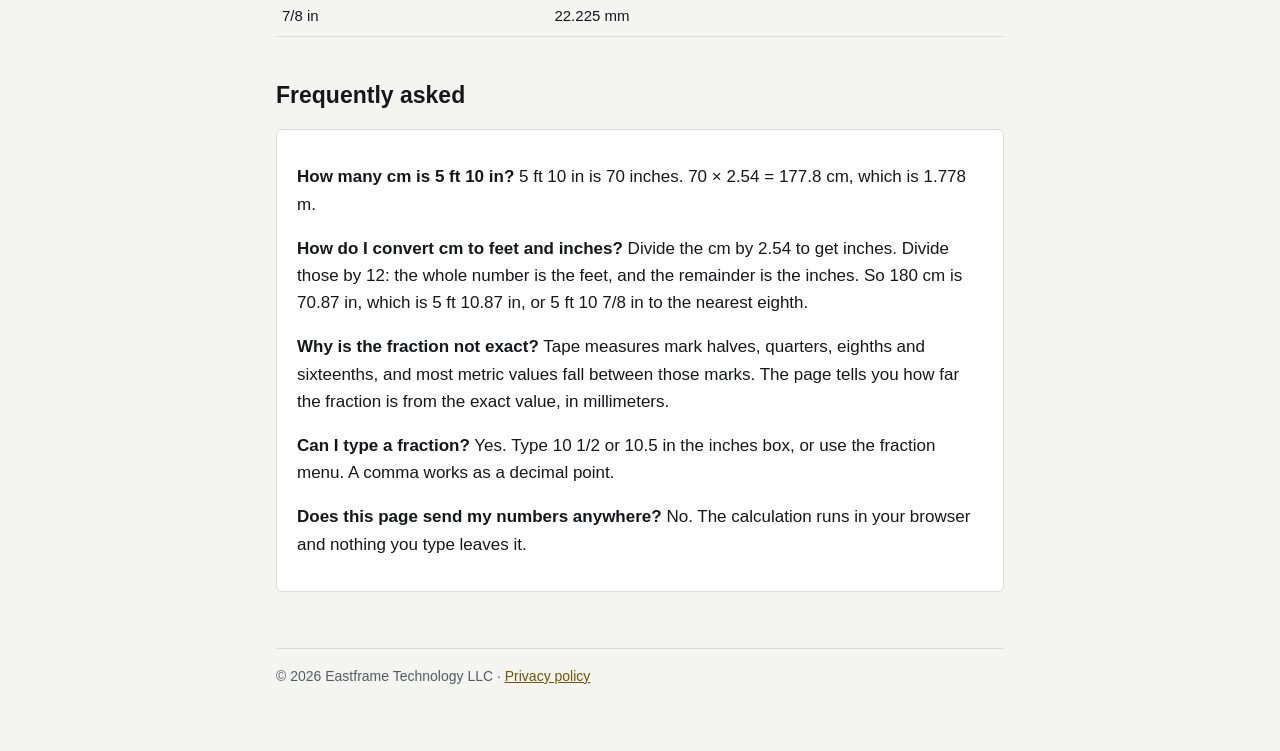
<file: tools/length-converter.html>
<!doctype html>
<html lang="en">
<head>
<meta charset="utf-8">
<meta name="viewport" content="width=device-width, initial-scale=1">
<title>Feet and inches to cm and m converter, with fractions</title>
<meta name="description" content="Convert feet and inches to cm and meters and back, with fractions down to 1/32 inch. Shows tape-measure marks and rounding error. Free, runs in your browser.">
<link rel="canonical" href="https://eastframe-technology.github.io/measurelog-support/tools/length-converter.html">
<meta property="og:type" content="website">
<meta property="og:title" content="Feet and inches to cm and m converter, with fractions">
<meta property="og:description" content="Convert feet and inches to cm and meters and back, with fractions down to 1/32 inch. Shows tape-measure marks and rounding error. Free, runs in your browser.">
<meta property="og:image" content="https://eastframe-technology.github.io/measurelog-support/img/og.jpg">
<meta property="og:url" content="https://eastframe-technology.github.io/measurelog-support/tools/length-converter.html">
<meta name="twitter:card" content="summary_large_image">
<link rel="icon" href="../icon.png">
<link rel="stylesheet" href="../style.css">
<script type="application/ld+json">
{"@context":"https://schema.org","@type":"FAQPage","mainEntity":[{"@type":"Question","name":"How many cm is 5 ft 10 in?","acceptedAnswer":{"@type":"Answer","text":"5 ft 10 in is 70 inches. 70 × 2.54 = 177.8 cm, which is 1.778 m."}},{"@type":"Question","name":"How do I convert cm to feet and inches?","acceptedAnswer":{"@type":"Answer","text":"Divide the cm by 2.54 to get inches. Divide those by 12: the whole number is the feet, and the remainder is the inches. So 180 cm is 70.87 in, which is 5 ft 10.87 in, or 5 ft 10 7/8 in to the nearest eighth."}},{"@type":"Question","name":"Why is the fraction not exact?","acceptedAnswer":{"@type":"Answer","text":"Tape measures mark halves, quarters, eighths and sixteenths, and most metric values fall between those marks. The page tells you how far the fraction is from the exact value, in millimeters."}},{"@type":"Question","name":"Can I type a fraction?","acceptedAnswer":{"@type":"Answer","text":"Yes. Type 10 1/2 or 10.5 in the inches box, or use the fraction menu. A comma works as a decimal point."}},{"@type":"Question","name":"Does this page send my numbers anywhere?","acceptedAnswer":{"@type":"Answer","text":"No. The calculation runs in your browser and nothing you type leaves it."}}]}
</script>
</head>
<body>
<main>
  <nav><a class="home" href="../"><img src="../icon.png" alt="">MeasureLog</a><a href="../tools/length-converter.html">Converter</a><a href="../tools/room-calculator.html">Room area</a><a href="../guides/phone-ar-accuracy.html">Accuracy</a><a href="../#support">Support</a></nav>
  <h1>Feet and inches to cm and m converter</h1>
  <p class="lead">Type in any box and the others update. Fractions of an inch work both ways, and you can choose how finely to round them.</p>

  <section class="tool" aria-label="Length converter">
    <div class="fields">
      <label>Feet<input id="feet" type="text" inputmode="decimal" autocomplete="off" value="5"></label>
      <label>Inches<input id="inches" type="text" inputmode="text" autocomplete="off" value="10"></label>
      <label>Fraction<select id="frac"><option value="0">no fraction</option><option value="1">1/16</option><option value="2">1/8</option><option value="3">3/16</option><option value="4">1/4</option><option value="5">5/16</option><option value="6">3/8</option><option value="7">7/16</option><option value="8">1/2</option><option value="9">9/16</option><option value="10">5/8</option><option value="11">11/16</option><option value="12">3/4</option><option value="13">13/16</option><option value="14">7/8</option><option value="15">15/16</option></select></label>
    </div>
    <p class="or">or</p>
    <div class="fields">
      <label>Centimeters<input id="cm" type="text" inputmode="decimal" autocomplete="off" value="177.8"></label>
      <label>Meters<input id="m" type="text" inputmode="decimal" autocomplete="off" value="1.778"></label>
      <label>Round fractions to<select id="round"><option value="2">1/2 in</option><option value="4">1/4 in</option><option value="8">1/8 in</option><option value="16" selected>1/16 in</option><option value="32">1/32 in</option></select></label>
    </div>
    <div class="result" id="out">
      <p class="main" id="r-ftin">5 ft 10 in</p>
      <table class="rows">
        <tr><td>On a tape</td><td id="r-marks">5' 10"</td></tr>
        <tr><td>Total inches</td><td id="r-in">70 in</td></tr>
        <tr><td>Decimal feet</td><td id="r-ft">5.833 ft</td></tr>
        <tr><td>Centimeters</td><td id="r-cm">177.8 cm</td></tr>
        <tr><td>Millimeters</td><td id="r-mm">1778 mm</td></tr>
        <tr><td>Meters</td><td id="r-m">1.778 m</td></tr>
      </table>
      <p class="note" id="r-err">The fraction is exact.</p>
    </div>
  </section>
  <p class="note">Everything runs in your browser. Nothing you type leaves this page.</p>

  <div class="card"><strong>MeasureLog</strong> is an AR tape measure app that shows feet and inches or metric, and saves each measurement with a photo.
  <!-- PLAY_CTA --><a class="soon" href="https://play.google.com/store/apps/details?id=com.eastframe.measurelog">Get it on Google Play</a><!-- /PLAY_CTA --></div>

  <h2>The formula</h2>
  <p>An inch is exactly 2.54 cm, by international definition. A foot is 12 inches, so exactly 30.48 cm.</p>
  <p><code>cm = (feet × 12 + inches) × 2.54</code></p>
  <p><code>total inches = cm / 2.54</code>, then <code>feet = whole part of (total inches / 12)</code>, and the rest is inches.</p>
  <p>For a fraction, the page rounds the total inches to the nearest mark and then reduces it, so 8/16 shows as 1/2. If the rounding reaches a whole inch or a whole foot, it carries over: 11.99 inches shows as 1 ft 0 in, not 11 16/16 in.</p>

  <h2>Worked example</h2>
  <p>Convert 5 ft 10 1/2 in to metric. That is 5 × 12 + 10.5 = 70.5 inches. Then 70.5 × 2.54 = 179.07 cm, or 1.7907 m.</p>
  <p>Going back, start from 180 cm. 180 / 2.54 = 70.866 inches. 70 inches is 5 ft 10 in, leaving 0.866 in. To the nearest sixteenth, 0.866 × 16 = 13.9, which rounds to 14/16, or 7/8. The result is 5 ft 10 7/8 in, about 0.2 mm off the exact value.</p>

  <h2>Limits</h2>
  <ul>
    <li><strong>A conversion can't add precision.</strong> If you measured to the nearest centimeter, two decimals of an inch mean nothing.</li>
    <li><strong>Rounding adds up.</strong> Add measurements up first, then convert. Converting and rounding each one piles up small errors.</li>
    <li><strong>Survey feet are not covered.</strong> This uses the international foot of 0.3048 m, the one in ordinary use. The difference is tiny for anything in a building.</li>
  </ul>

  <h2>Common lengths</h2>
  <div class="tablewrap"><table><tr><th>Feet and inches</th><th>Centimeters</th><th>Meters</th></tr><tr><td>4 ft 0 in</td><td>121.92 cm</td><td>1.22 m</td></tr><tr><td>5 ft 0 in</td><td>152.4 cm</td><td>1.52 m</td></tr><tr><td>5 ft 2 in</td><td>157.48 cm</td><td>1.57 m</td></tr><tr><td>5 ft 4 in</td><td>162.56 cm</td><td>1.63 m</td></tr><tr><td>5 ft 6 in</td><td>167.64 cm</td><td>1.68 m</td></tr><tr><td>5 ft 8 in</td><td>172.72 cm</td><td>1.73 m</td></tr><tr><td>5 ft 10 in</td><td>177.8 cm</td><td>1.78 m</td></tr><tr><td>6 ft 0 in</td><td>182.88 cm</td><td>1.83 m</td></tr><tr><td>6 ft 2 in</td><td>187.96 cm</td><td>1.88 m</td></tr><tr><td>7 ft 0 in</td><td>213.36 cm</td><td>2.13 m</td></tr><tr><td>8 ft 0 in</td><td>243.84 cm</td><td>2.44 m</td></tr><tr><td>9 ft 0 in</td><td>274.32 cm</td><td>2.74 m</td></tr><tr><td>10 ft 0 in</td><td>304.8 cm</td><td>3.05 m</td></tr><tr><td>12 ft 0 in</td><td>365.76 cm</td><td>3.66 m</td></tr></table></div>

  <h2>Fractions of an inch in millimeters</h2>
  <div class="tablewrap"><table><tr><th>Inch</th><th>Millimeters</th></tr><tr><td>1/16 in</td><td>1.5875 mm</td></tr><tr><td>1/8 in</td><td>3.175 mm</td></tr><tr><td>3/16 in</td><td>4.7625 mm</td></tr><tr><td>1/4 in</td><td>6.35 mm</td></tr><tr><td>5/16 in</td><td>7.9375 mm</td></tr><tr><td>3/8 in</td><td>9.525 mm</td></tr><tr><td>7/16 in</td><td>11.1125 mm</td></tr><tr><td>1/2 in</td><td>12.7 mm</td></tr><tr><td>5/8 in</td><td>15.875 mm</td></tr><tr><td>3/4 in</td><td>19.05 mm</td></tr><tr><td>7/8 in</td><td>22.225 mm</td></tr></table></div>

  <h2>Frequently asked</h2>
  <div class="card faq">
    <p><strong>How many cm is 5 ft 10 in?</strong> 5 ft 10 in is 70 inches. 70 × 2.54 = 177.8 cm, which is 1.778 m.</p>
    <p><strong>How do I convert cm to feet and inches?</strong> Divide the cm by 2.54 to get inches. Divide those by 12: the whole number is the feet, and the remainder is the inches. So 180 cm is 70.87 in, which is 5 ft 10.87 in, or 5 ft 10 7/8 in to the nearest eighth.</p>
    <p><strong>Why is the fraction not exact?</strong> Tape measures mark halves, quarters, eighths and sixteenths, and most metric values fall between those marks. The page tells you how far the fraction is from the exact value, in millimeters.</p>
    <p><strong>Can I type a fraction?</strong> Yes. Type 10 1/2 or 10.5 in the inches box, or use the fraction menu. A comma works as a decimal point.</p>
    <p><strong>Does this page send my numbers anywhere?</strong> No. The calculation runs in your browser and nothing you type leaves it.</p>
  </div>

  <footer>© 2026 Eastframe Technology LLC · <a href="../privacy.html">Privacy policy</a></footer>
</main>
<script src="measure.js"></script>
<script src="length-converter-ui.js"></script>
</body>
</html>
</file>
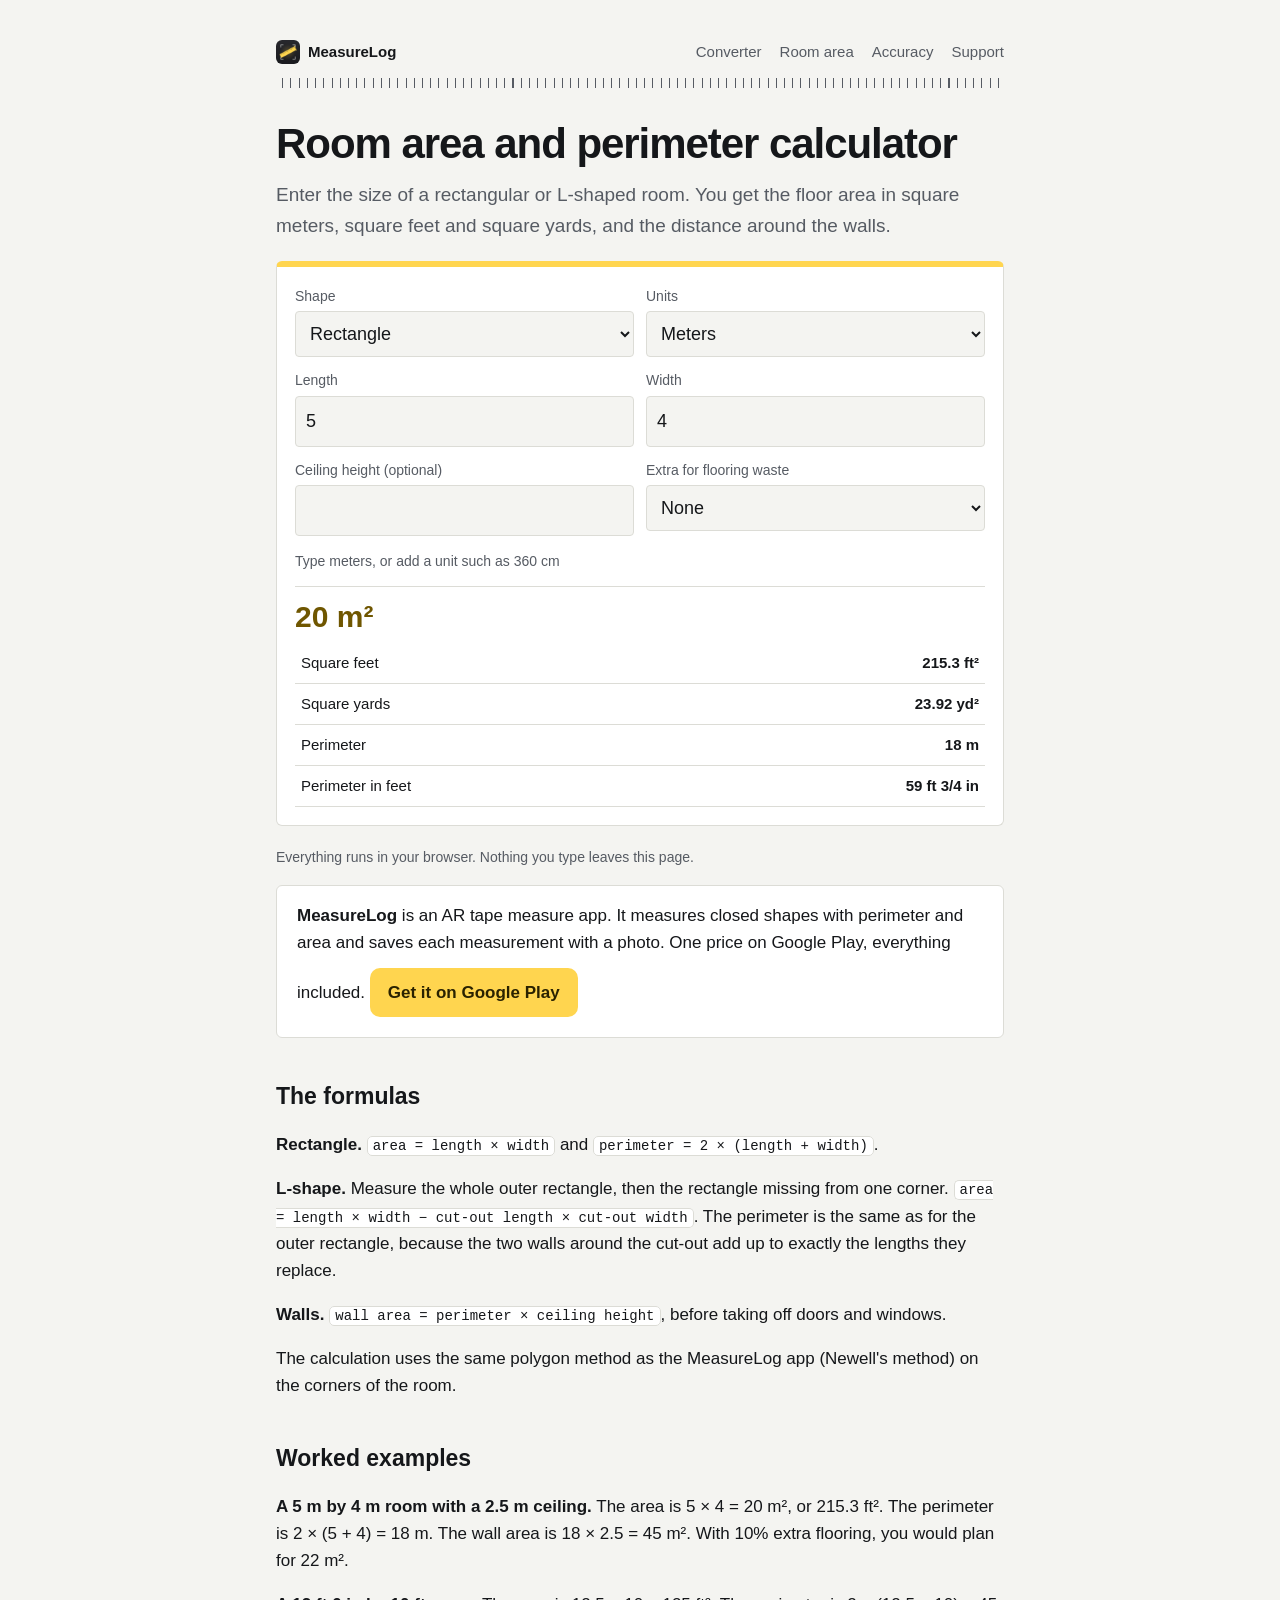
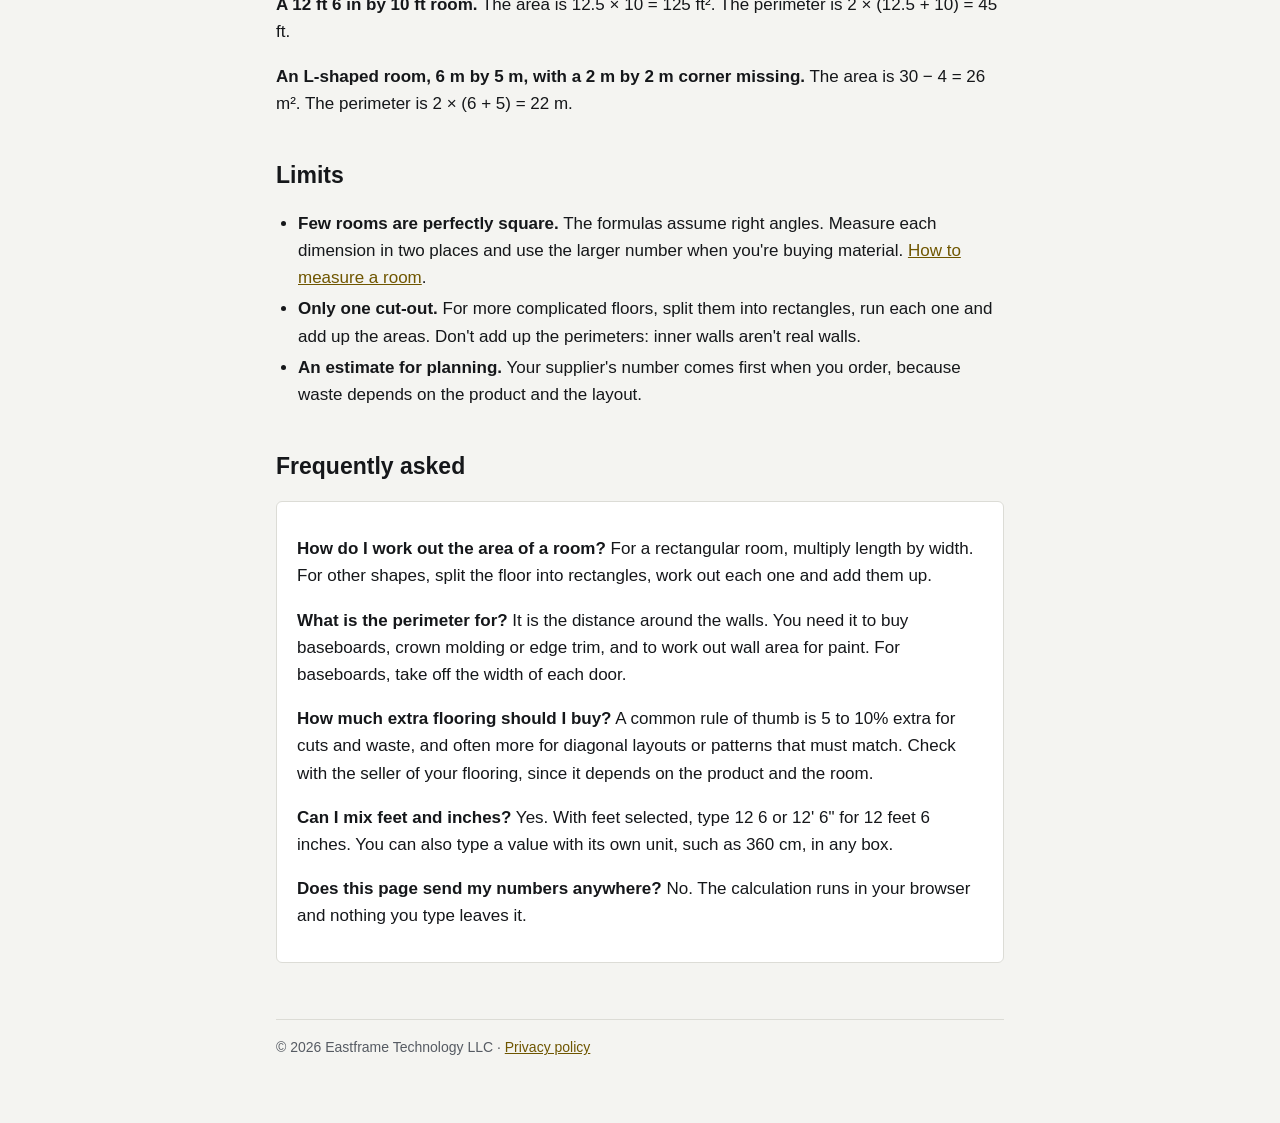
<file: tools/room-calculator.html>
<!doctype html>
<html lang="en">
<head>
<meta charset="utf-8">
<meta name="viewport" content="width=device-width, initial-scale=1">
<title>Room area and perimeter calculator: m², square feet, L-shaped rooms</title>
<meta name="description" content="Work out floor area and perimeter for rectangular and L-shaped rooms, in meters or feet and inches. Adds wall area and flooring waste. Free, runs in your browser.">
<link rel="canonical" href="https://eastframe-technology.github.io/measurelog-support/tools/room-calculator.html">
<meta property="og:type" content="website">
<meta property="og:title" content="Room area and perimeter calculator: m², square feet, L-shaped rooms">
<meta property="og:description" content="Work out floor area and perimeter for rectangular and L-shaped rooms, in meters or feet and inches. Adds wall area and flooring waste. Free, runs in your browser.">
<meta property="og:image" content="https://eastframe-technology.github.io/measurelog-support/img/og.jpg">
<meta property="og:url" content="https://eastframe-technology.github.io/measurelog-support/tools/room-calculator.html">
<meta name="twitter:card" content="summary_large_image">
<link rel="icon" href="../icon.png">
<link rel="stylesheet" href="../style.css">
<script type="application/ld+json">
{"@context":"https://schema.org","@type":"FAQPage","mainEntity":[{"@type":"Question","name":"How do I work out the area of a room?","acceptedAnswer":{"@type":"Answer","text":"For a rectangular room, multiply length by width. For other shapes, split the floor into rectangles, work out each one and add them up."}},{"@type":"Question","name":"What is the perimeter for?","acceptedAnswer":{"@type":"Answer","text":"It is the distance around the walls. You need it to buy baseboards, crown molding or edge trim, and to work out wall area for paint. For baseboards, take off the width of each door."}},{"@type":"Question","name":"How much extra flooring should I buy?","acceptedAnswer":{"@type":"Answer","text":"A common rule of thumb is 5 to 10% extra for cuts and waste, and often more for diagonal layouts or patterns that must match. Check with the seller of your flooring, since it depends on the product and the room."}},{"@type":"Question","name":"Can I mix feet and inches?","acceptedAnswer":{"@type":"Answer","text":"Yes. With feet selected, type 12 6 or 12' 6\" for 12 feet 6 inches. You can also type a value with its own unit, such as 360 cm, in any box."}},{"@type":"Question","name":"Does this page send my numbers anywhere?","acceptedAnswer":{"@type":"Answer","text":"No. The calculation runs in your browser and nothing you type leaves it."}}]}
</script>
</head>
<body>
<main>
  <nav><a class="home" href="../"><img src="../icon.png" alt="">MeasureLog</a><a href="../tools/length-converter.html">Converter</a><a href="../tools/room-calculator.html">Room area</a><a href="../guides/phone-ar-accuracy.html">Accuracy</a><a href="../#support">Support</a></nav>
  <h1>Room area and perimeter calculator</h1>
  <p class="lead">Enter the size of a rectangular or L-shaped room. You get the floor area in square meters, square feet and square yards, and the distance around the walls.</p>

  <section class="tool" aria-label="Room calculator">
    <div class="fields">
      <label>Shape<select id="shape"><option value="rect">Rectangle</option><option value="l">L-shape</option></select></label>
      <label>Units<select id="unit"><option value="m">Meters</option><option value="ft">Feet and inches</option></select></label>
    </div>
    <div class="fields">
      <label>Length<input id="length" type="text" inputmode="text" autocomplete="off" value="5"></label>
      <label>Width<input id="width" type="text" inputmode="text" autocomplete="off" value="4"></label>
    </div>
    <div class="fields" id="notch" hidden>
      <label>Cut-out corner, length<input id="nlength" type="text" inputmode="text" autocomplete="off"></label>
      <label>Cut-out corner, width<input id="nwidth" type="text" inputmode="text" autocomplete="off"></label>
    </div>
    <div class="fields">
      <label>Ceiling height (optional)<input id="height" type="text" inputmode="text" autocomplete="off"></label>
      <label>Extra for flooring waste<select id="waste"><option value="0">None</option><option value="5">5%</option><option value="10">10%</option><option value="15">15%</option></select></label>
    </div>
    <p class="note" id="hint"></p>
    <p class="err" id="err" role="alert" hidden></p>
    <div class="result" id="out">
      <p class="main" id="r-area">20 m²</p>
      <table class="rows">
        <tr><td>Square feet</td><td id="r-ft2"></td></tr>
        <tr><td>Square yards</td><td id="r-yd2"></td></tr>
        <tr><td>Perimeter</td><td id="r-per"></td></tr>
        <tr><td>Perimeter in feet</td><td id="r-perft"></td></tr>
        <tr id="r-wallrow" hidden><td>Wall area, before doors and windows</td><td id="r-wall"></td></tr>
        <tr id="r-wasterow" hidden><td>Floor area with extra</td><td id="r-waste"></td></tr>
      </table>
    </div>
  </section>
  <p class="note">Everything runs in your browser. Nothing you type leaves this page.</p>

  <div class="card"><strong>MeasureLog</strong> is an AR tape measure app. It measures closed shapes with perimeter and area and saves each measurement with a photo. One price on Google Play, everything included.
  <!-- PLAY_CTA --><a class="soon" href="https://play.google.com/store/apps/details?id=com.eastframe.measurelog">Get it on Google Play</a><!-- /PLAY_CTA --></div>

  <h2>The formulas</h2>
  <p><strong>Rectangle.</strong> <code>area = length × width</code> and <code>perimeter = 2 × (length + width)</code>.</p>
  <p><strong>L-shape.</strong> Measure the whole outer rectangle, then the rectangle missing from one corner. <code>area = length × width − cut-out length × cut-out width</code>. The perimeter is the same as for the outer rectangle, because the two walls around the cut-out add up to exactly the lengths they replace.</p>
  <p><strong>Walls.</strong> <code>wall area = perimeter × ceiling height</code>, before taking off doors and windows.</p>
  <p>The calculation uses the same polygon method as the MeasureLog app (Newell's method) on the corners of the room.</p>

  <h2>Worked examples</h2>
  <p><strong>A 5 m by 4 m room with a 2.5 m ceiling.</strong> The area is 5 × 4 = 20 m², or 215.3 ft². The perimeter is 2 × (5 + 4) = 18 m. The wall area is 18 × 2.5 = 45 m². With 10% extra flooring, you would plan for 22 m².</p>
  <p><strong>A 12 ft 6 in by 10 ft room.</strong> The area is 12.5 × 10 = 125 ft². The perimeter is 2 × (12.5 + 10) = 45 ft.</p>
  <p><strong>An L-shaped room, 6 m by 5 m, with a 2 m by 2 m corner missing.</strong> The area is 30 − 4 = 26 m². The perimeter is 2 × (6 + 5) = 22 m.</p>

  <h2>Limits</h2>
  <ul>
    <li><strong>Few rooms are perfectly square.</strong> The formulas assume right angles. Measure each dimension in two places and use the larger number when you're buying material. <a href="../guides/measure-a-room.html">How to measure a room</a>.</li>
    <li><strong>Only one cut-out.</strong> For more complicated floors, split them into rectangles, run each one and add up the areas. Don't add up the perimeters: inner walls aren't real walls.</li>
    <li><strong>An estimate for planning.</strong> Your supplier's number comes first when you order, because waste depends on the product and the layout.</li>
  </ul>

  <h2>Frequently asked</h2>
  <div class="card faq">
    <p><strong>How do I work out the area of a room?</strong> For a rectangular room, multiply length by width. For other shapes, split the floor into rectangles, work out each one and add them up.</p>
    <p><strong>What is the perimeter for?</strong> It is the distance around the walls. You need it to buy baseboards, crown molding or edge trim, and to work out wall area for paint. For baseboards, take off the width of each door.</p>
    <p><strong>How much extra flooring should I buy?</strong> A common rule of thumb is 5 to 10% extra for cuts and waste, and often more for diagonal layouts or patterns that must match. Check with the seller of your flooring, since it depends on the product and the room.</p>
    <p><strong>Can I mix feet and inches?</strong> Yes. With feet selected, type 12 6 or 12' 6" for 12 feet 6 inches. You can also type a value with its own unit, such as 360 cm, in any box.</p>
    <p><strong>Does this page send my numbers anywhere?</strong> No. The calculation runs in your browser and nothing you type leaves it.</p>
  </div>

  <footer>© 2026 Eastframe Technology LLC · <a href="../privacy.html">Privacy policy</a></footer>
</main>
<script src="measure.js"></script>
<script src="room-calculator-ui.js"></script>
</body>
</html>
</file>
<file: style.css>
:root { color-scheme: light dark; --bg:#f4f4f1; --fg:#15171a; --muted:#565b63; --accent:#6f5600; --tape:#ffd54f; --tape-ink:#2a2200; --card:#ffffff; --line:#dcdcd6; }
@media (prefers-color-scheme: dark) { :root { --bg:#17181b; --fg:#eceef1; --muted:#a2a7af; --accent:#ffd54f; --tape:#ffd54f; --tape-ink:#2a2200; --card:#212327; --line:#34373c; } }
* { box-sizing: border-box; }
[hidden] { display:none !important; }
body { margin:0; background:var(--bg); color:var(--fg); font:17px/1.6 -apple-system, BlinkMacSystemFont, "Segoe UI", Roboto, sans-serif; }
main { max-width:760px; margin:0 auto; padding:40px 16px 64px; }
nav { display:flex; gap:18px; flex-wrap:wrap; font-size:15px; margin-bottom:32px; }
nav a { color:var(--muted); text-decoration:none; } nav a:hover { color:var(--fg); }
nav a.home { color:var(--fg); font-weight:600; margin-right:auto; display:flex; align-items:center; gap:8px; }
nav img { width:24px; height:24px; border-radius:6px; }
h1 { font-size:clamp(30px, 6vw, 42px); line-height:1.15; margin:0 0 12px; letter-spacing:-0.02em; }
h2 { margin-top:44px; font-size:23px; line-height:1.3; } h3 { font-size:18px; margin:24px 0 6px; }
p.lead { color:var(--muted); font-size:19px; margin-top:0; }
a { color:var(--accent); }
.note { color:var(--muted); font-size:14px; }
ul, ol { padding-left:22px; } li { margin:4px 0; }
.tablewrap { overflow-x:auto; }
table { border-collapse:collapse; width:100%; font-size:15px; } td, th { border-bottom:1px solid var(--line); padding:8px 6px; text-align:left; vertical-align:top; }
code { font-size:14px; background:var(--card); border:1px solid var(--line); padding:1px 5px; border-radius:5px; overflow-wrap:anywhere; }
footer { color:var(--muted); font-size:14px; margin-top:56px; border-top:1px solid var(--line); padding-top:16px; }
@media (max-width: 480px) { nav { gap:12px; font-size:14px; } nav a.home { width:100%; margin-bottom:2px; } }
nav { padding-bottom:14px; border-bottom:10px solid transparent; border-image:repeating-linear-gradient(90deg, var(--muted) 0 1px, transparent 1px 8px) 10; }
h1 { letter-spacing:-0.025em; font-weight:750; }
.card { background:var(--card); border:1px solid var(--line); border-radius:6px; padding:16px 20px; margin:16px 0; }
.soon { display:inline-block; background:var(--tape); color:var(--tape-ink); font-weight:700; padding:11px 18px; border-radius:10px; margin:12px 0 4px; text-decoration:none; }
.soon:hover { filter:brightness(0.95); }
.shots { display:flex; gap:12px; overflow-x:auto; padding:8px 16px 12px; margin:20px -16px 0; scroll-snap-type:x mandatory; }
.shots img { width:200px; height:auto; border-radius:8px; flex:none; scroll-snap-align:start; background:#17181b; }
.grid { display:grid; grid-template-columns:repeat(auto-fit, minmax(210px, 1fr)); gap:12px; }
.grid .card { margin:0; } .grid h3 { margin-top:0; }
.tools { display:grid; grid-template-columns:repeat(auto-fit, minmax(210px, 1fr)); gap:12px; margin-top:12px; }
.tools a { display:block; background:var(--card); border:1px solid var(--line); border-left:6px solid var(--tape); border-radius:6px; padding:14px 18px; text-decoration:none; color:var(--fg); }
.tools a strong { display:block; color:var(--accent); }
.tool { background:var(--card); border:1px solid var(--line); border-top:6px solid var(--tape); border-radius:6px; padding:18px; margin:20px 0; }
.tool h2 { margin:0 0 10px; font-size:19px; }
.fields { display:grid; grid-template-columns:repeat(auto-fit, minmax(120px, 1fr)); gap:12px; margin:0 0 12px; }
label { display:block; font-size:14px; color:var(--muted); }
.tool input, .tool select { display:block; width:100%; margin-top:4px; font:inherit; font-size:18px; color:var(--fg); background:var(--bg); border:1px solid var(--line); border-radius:4px; padding:10px; min-height:46px; }
.tool input:focus, .tool select:focus { outline:2px solid var(--accent); outline-offset:1px; }
.tool input.bad { border-color:#d14343; }
.or { color:var(--muted); font-size:14px; margin:4px 0 8px; }
.result { border-top:1px solid var(--line); padding-top:12px; margin-top:4px; }
.main { font-size:30px; font-weight:750; line-height:1.2; color:var(--accent); margin:0; overflow-wrap:anywhere; }
.rows { width:100%; margin-top:8px; }
.rows td:last-child { text-align:right; font-variant-numeric:tabular-nums; font-weight:600; }
.err { color:#c43434; font-size:15px; margin:4px 0 0; }
@media (prefers-color-scheme: dark) { .err { color:#ff8a8a; } }
</file>
